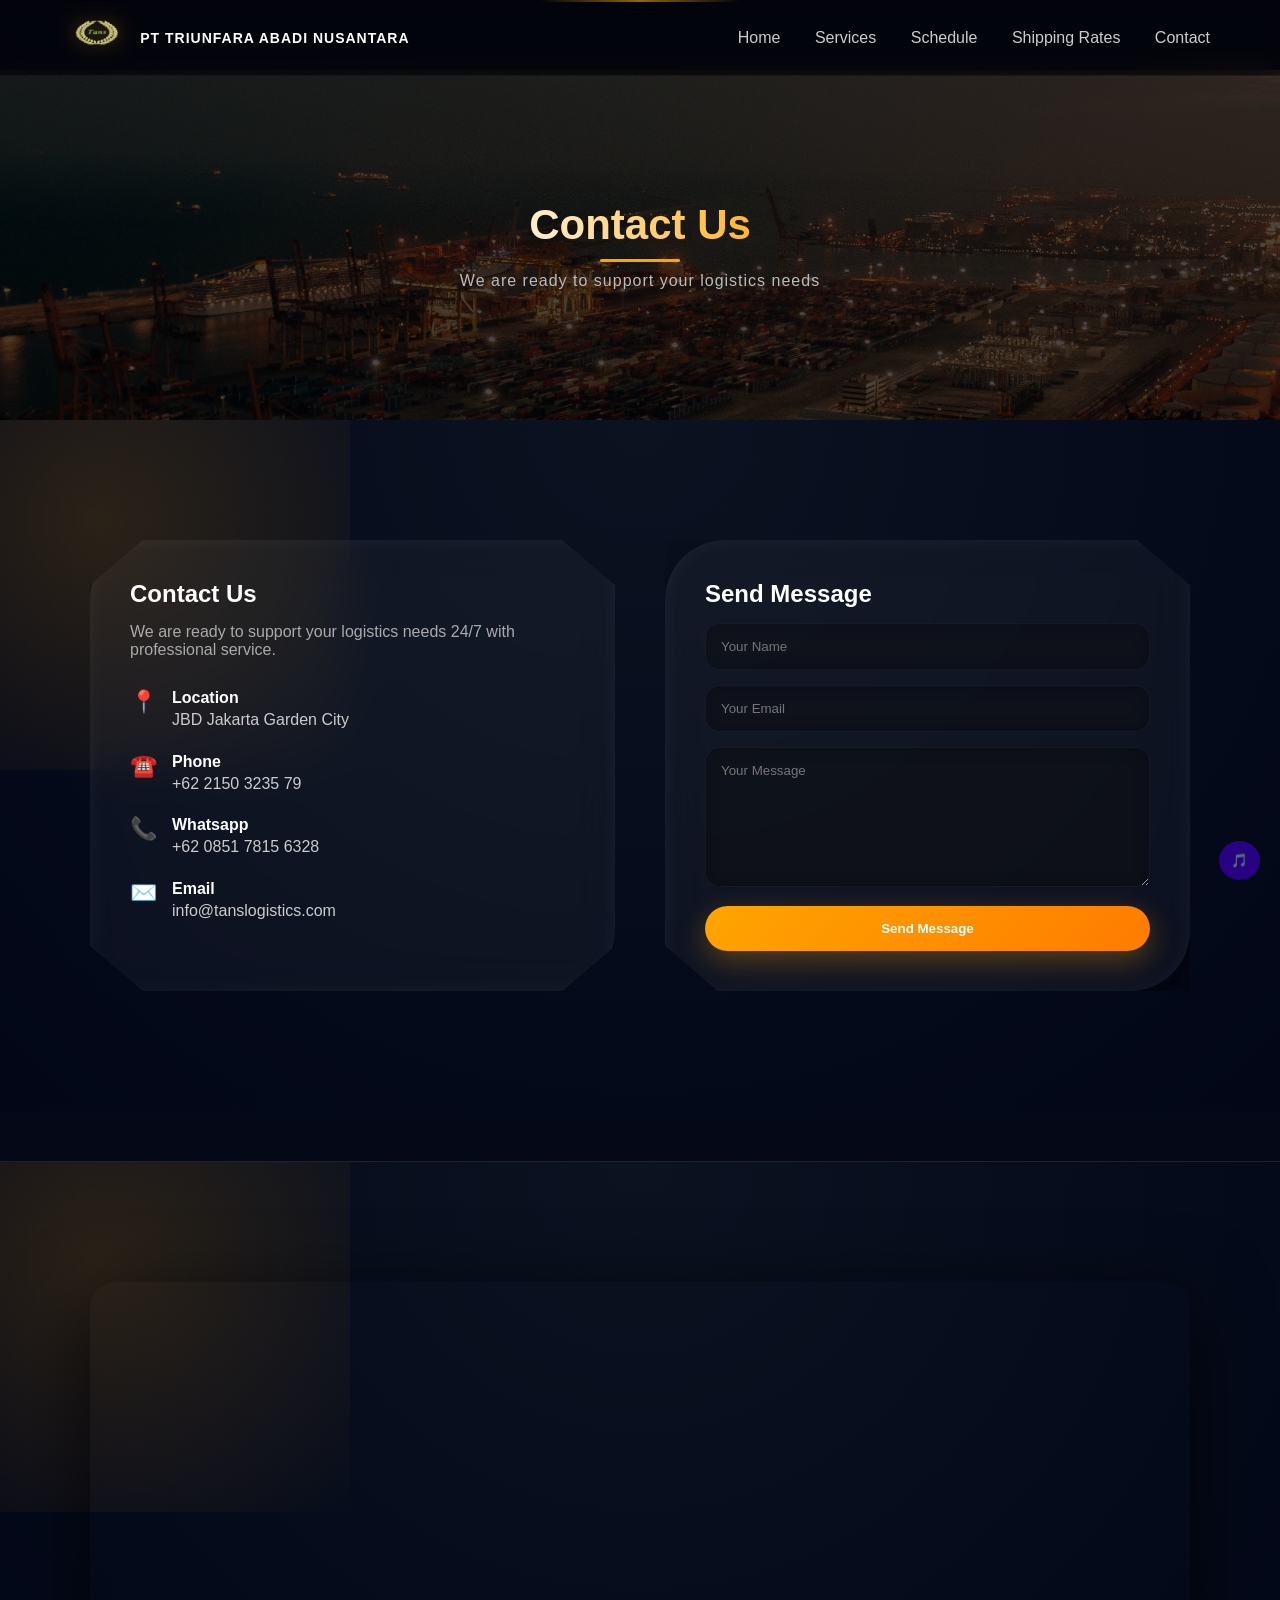
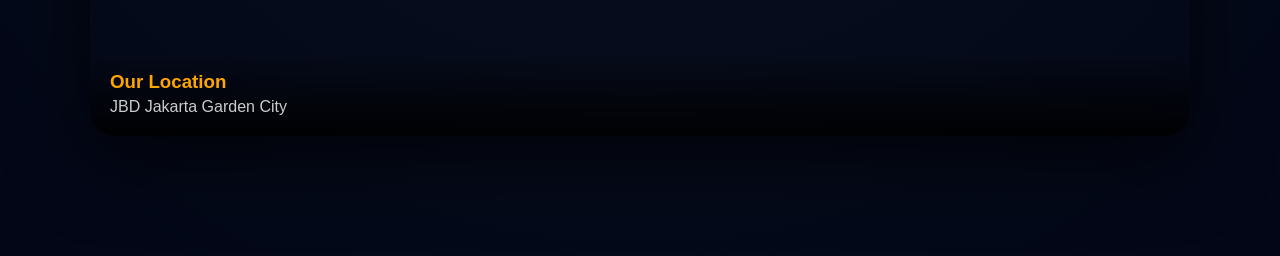
<file: contact.html>
<!DOCTYPE html>
<html lang="en">
<head>
<meta charset="UTF-8">
<meta name="viewport" content="width=device-width, initial-scale=1.0">
<title>Contact - PT Triunfara Abadi Nusantara</title>
<link rel="stylesheet" href="style.css">
</head>

<body>

<header id="navbar" class="ultra-navbar">
  <div class="nav">
    <div class="logo-area">
      <img src="pictures/logo.png">
      <h2>PT TRIUNFARA ABADI NUSANTARA</h2>
    </div>

    <div class="menu">
      <a href="index.html">Home</a>
      <a href="services.html">Services</a>
      <a href="schedule.html">Schedule</a>
      <a href="shipping_rates.html">Shipping Rates</a>
      <a href="contact.html">Contact</a>
    </div>

  </div>
</header>

<section class="page-hero premium-hero ultra-page-hero">
  <div>
    <h1>Contact Us</h1>
    <p>We are ready to support your logistics needs</p>
  </div>
</section>

<section class="contact-ultra">

  <div class="contact-container">

    <!-- LEFT INFO -->
    <div class="contact-info">
      <h2>Contact Us</h2>
      <p>We are ready to support your logistics needs 24/7 with professional service.</p>

      <div class="contact-item">
        <span>📍</span>
        <div>
          <h4>Location</h4>
          <p>JBD Jakarta Garden City</p>
        </div>
      </div>

      <div class="contact-item">
        <span>☎️</span>
        <div>
          <h4>Phone</h4>
          <p>+62 2150 3235 79</p>
        </div>
      </div>

      <div class="contact-item">
        <span>📞</span>
        <div>
          <h4>Whatsapp</h4>
          <p>+62 0851 7815 6328</p>
        </div>
      </div>

      <div class="contact-item">
        <span>✉️</span>
        <div>
          <h4>Email</h4>
          <p>info@tanslogistics.com</p>
        </div>
      </div>

    </div>

    <!-- RIGHT FORM -->
    <div class="contact-form">
      <h2>Send Message</h2>

      <form>
        <input type="text" placeholder="Your Name">
        <input type="email" placeholder="Your Email">
        <textarea placeholder="Your Message"></textarea>
        <button type="submit">Send Message</button>
      </form>
    </div>

  </div>

</section>

<!-- GOOGLE MAPS ULTRA PREMIUM -->
<section class="map-section ultra-map">

  <div class="map-wrapper">

    <!-- GLOW BACKGROUND -->
    <div class="map-glow"></div>

    <!-- MAP -->
    <iframe 
      src="https://www.google.com/maps?q=JBD%20Jakarta%20Garden%20City&output=embed"
      allowfullscreen="" 
      loading="lazy">
    </iframe>

    <!-- OVERLAY INFO -->
    <div class="map-overlay">
      <h3>Our Location</h3>
      <p>JBD Jakarta Garden City</p>
    </div>

  </div>

</section>

<audio id="bg-music" autoplay loop>
  <source src="music.mp3" type="audio/mpeg">
</audio>

<button id="music-btn">🎵</button>

<script src="script.js"></script>

</body>
</html>
</file>
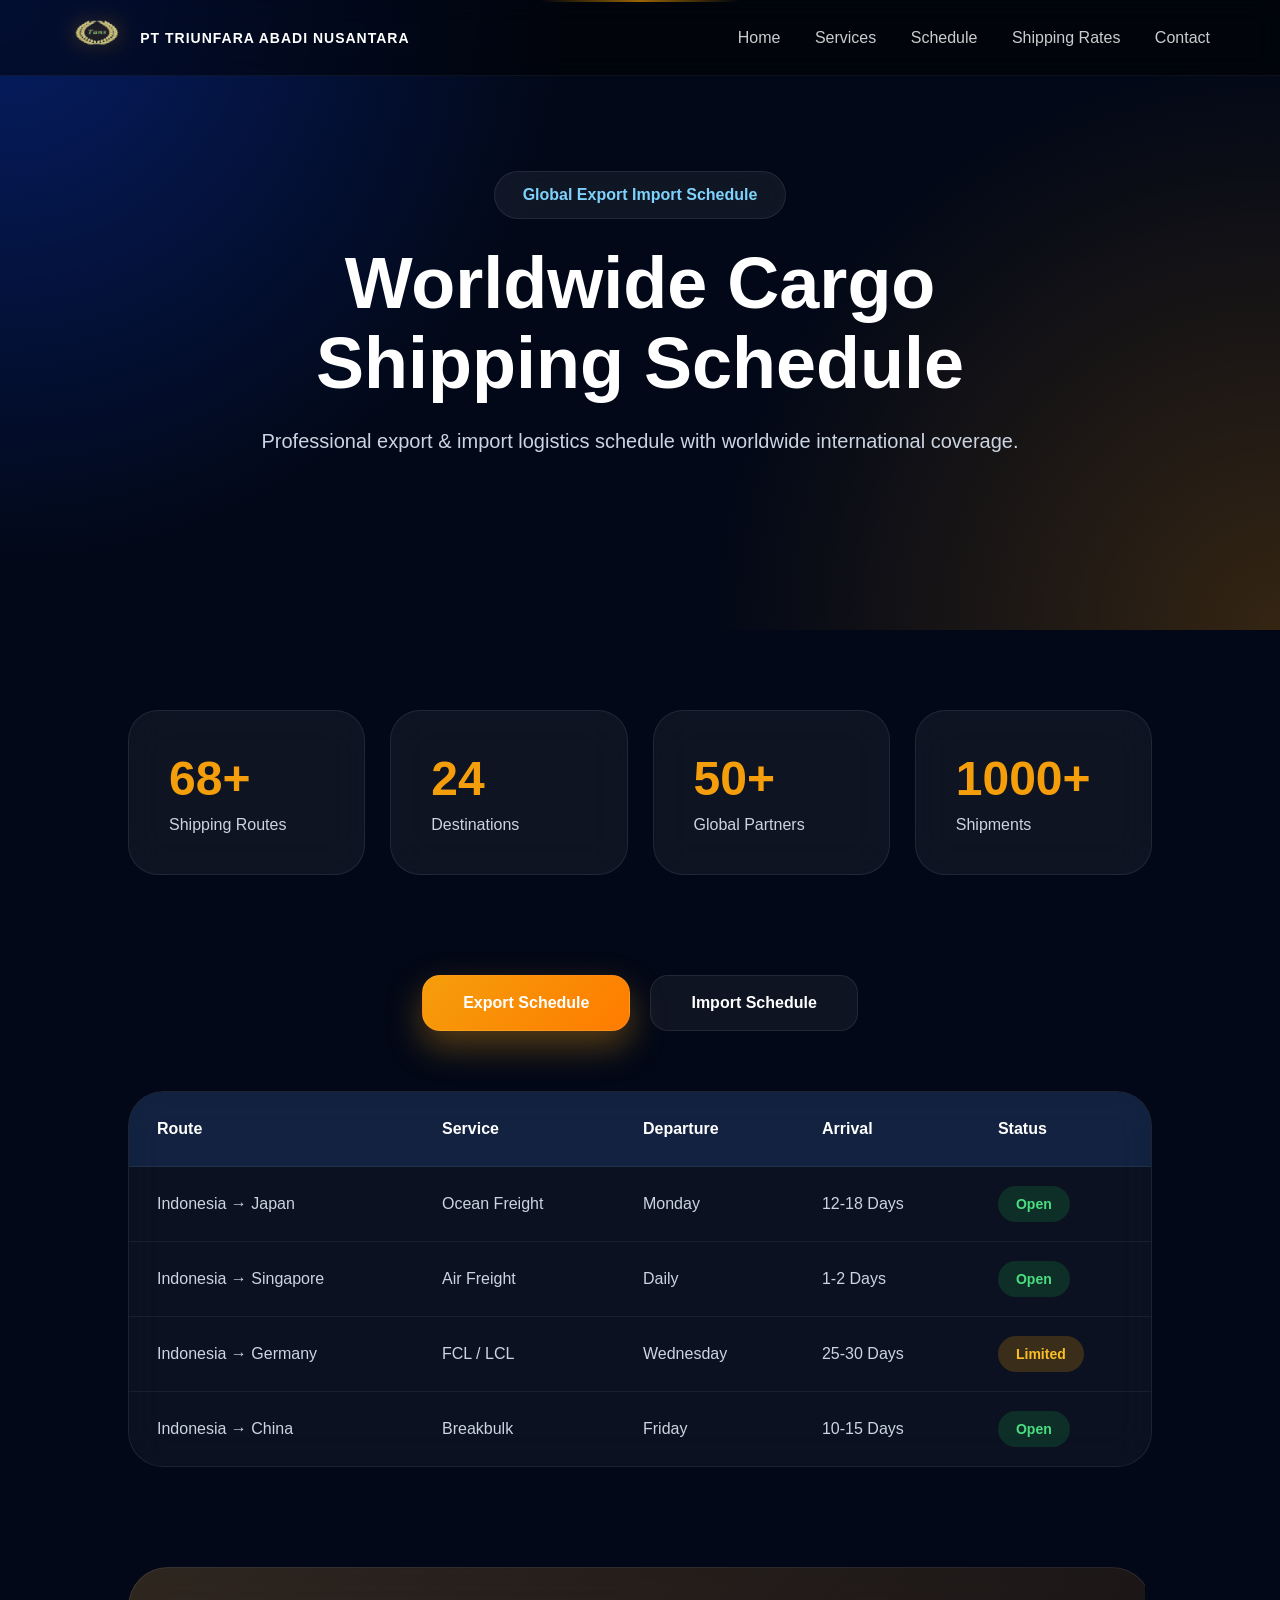
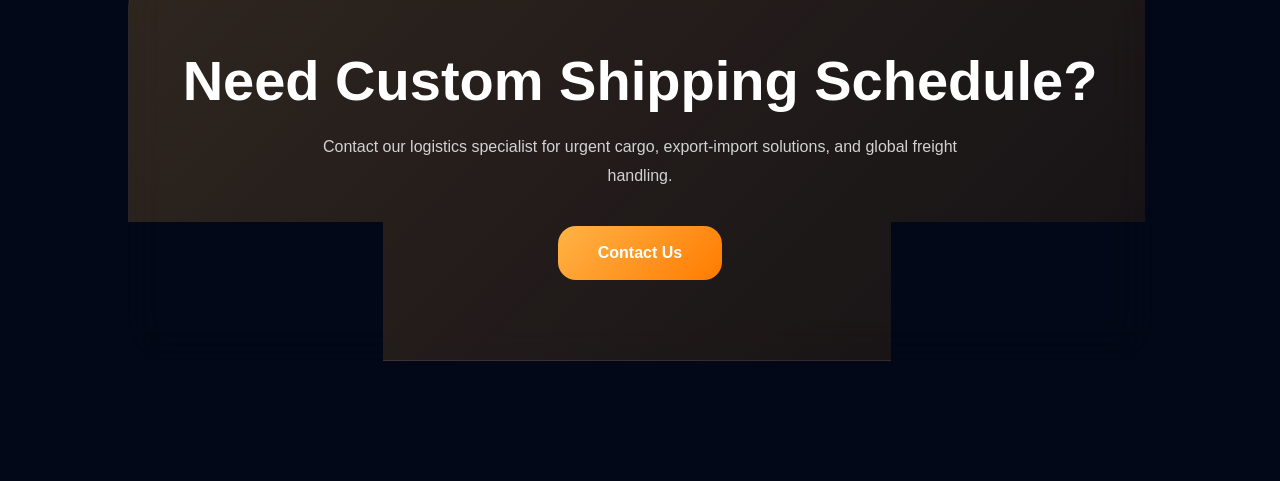
<file: schedule.html>
<!DOCTYPE html>
<html lang="en">
<head>
<meta charset="UTF-8">
<meta name="viewport" content="width=device-width, initial-scale=1.0">

<title>Schedule - PT Triunfara Abadi Nusantara</title>

<link rel="stylesheet" href="style.css">
</head>

<body>

<!-- NAVBAR -->
<header id="navbar" class="ultra-navbar">

  <div class="nav">

    <div class="logo-area">
      <img src="pictures/logo.png">

      <h2>PT TRIUNFARA ABADI NUSANTARA</h2>
    </div>

    <div class="menu">
      <a href="index.html">Home</a>
      <a href="services.html">Services</a>
      <a href="schedule.html">Schedule</a>
      <a href="shipping_rates.html">Shipping Rates</a>
      <a href="contact.html">Contact</a>
    </div>

  </div>

</header>

<!-- HERO -->
<section class="schedule-hero">

  <div class="schedule-hero-overlay">

    <div class="schedule-hero-content">

      <span class="schedule-badge">
        Global Export Import Schedule
      </span>

      <h1>
        Worldwide Cargo <br>
        Shipping Schedule
      </h1>

      <p>
        Professional export & import logistics schedule
        with worldwide international coverage.
      </p>

    </div>

  </div>

</section>

<!-- STATS -->
<section class="schedule-stats">

  <div class="stats-box">
    <h2>68+</h2>
    <p>Shipping Routes</p>
  </div>

  <div class="stats-box">
    <h2>24</h2>
    <p>Destinations</p>
  </div>

  <div class="stats-box">
    <h2>50+</h2>
    <p>Global Partners</p>
  </div>

  <div class="stats-box">
    <h2>1000+</h2>
    <p>Shipments</p>
  </div>

</section>

<!-- SELECTOR -->
<section class="schedule-selector">

  <div class="selector-container">

    <button class="schedule-tab active"
    onclick="showSchedule('export')">

      Export Schedule

    </button>

    <button class="schedule-tab"
    onclick="showSchedule('import')">

      Import Schedule

    </button>

  </div>

</section>

<!-- EXPORT -->
<section class="schedule-table-section"
id="exportSchedule">

  <div class="table-container">

    <table class="premium-table">

      <thead>

        <tr>
          <th>Route</th>
          <th>Service</th>
          <th>Departure</th>
          <th>Arrival</th>
          <th>Status</th>
        </tr>

      </thead>

      <tbody>

        <tr>
          <td>Indonesia → Japan</td>
          <td>Ocean Freight</td>
          <td>Monday</td>
          <td>12-18 Days</td>
          <td>
            <span class="status active">
              Open
            </span>
          </td>
        </tr>

        <tr>
          <td>Indonesia → Singapore</td>
          <td>Air Freight</td>
          <td>Daily</td>
          <td>1-2 Days</td>
          <td>
            <span class="status active">
              Open
            </span>
          </td>
        </tr>

        <tr>
          <td>Indonesia → Germany</td>
          <td>FCL / LCL</td>
          <td>Wednesday</td>
          <td>25-30 Days</td>
          <td>
            <span class="status pending">
              Limited
            </span>
          </td>
        </tr>

        <tr>
          <td>Indonesia → China</td>
          <td>Breakbulk</td>
          <td>Friday</td>
          <td>10-15 Days</td>
          <td>
            <span class="status active">
              Open
            </span>
          </td>
        </tr>

      </tbody>

    </table>

  </div>

</section>

<!-- IMPORT -->
<section class="schedule-table-section import-hidden"
id="importSchedule">

  <div class="table-container">

    <table class="premium-table">

      <thead>

        <tr>
          <th>Route</th>
          <th>Service</th>
          <th>Departure</th>
          <th>Arrival</th>
          <th>Status</th>
        </tr>

      </thead>

      <tbody>

        <tr>
          <td>Japan → Indonesia</td>
          <td>Ocean Freight</td>
          <td>Tuesday</td>
          <td>14-20 Days</td>
          <td>
            <span class="status active">
              Open
            </span>
          </td>
        </tr>

        <tr>
          <td>Singapore → Indonesia</td>
          <td>Air Freight</td>
          <td>Daily</td>
          <td>1-3 Days</td>
          <td>
            <span class="status active">
              Open
            </span>
          </td>
        </tr>

        <tr>
          <td>Germany → Indonesia</td>
          <td>Consolidator</td>
          <td>Thursday</td>
          <td>28-35 Days</td>
          <td>
            <span class="status pending">
              Limited
            </span>
          </td>
        </tr>

        <tr>
          <td>China → Indonesia</td>
          <td>Breakbulk</td>
          <td>Saturday</td>
          <td>9-14 Days</td>
          <td>
            <span class="status active">
              Open
            </span>
          </td>
        </tr>

      </tbody>

    </table>

  </div>

</section>

<!-- CTA -->
<section class="schedule-cta">

  <div class="cta-box">

    <h2>
      Need Custom Shipping Schedule?
    </h2>

    <p>
      Contact our logistics specialist for urgent cargo,
      export-import solutions, and global freight handling.
    </p>

    <a href="contact.html"
    class="cta-btn">

      Contact Us

    </a>

  </div>

</section>

<script src="script.js"></script>

</body>
</html>
</file>
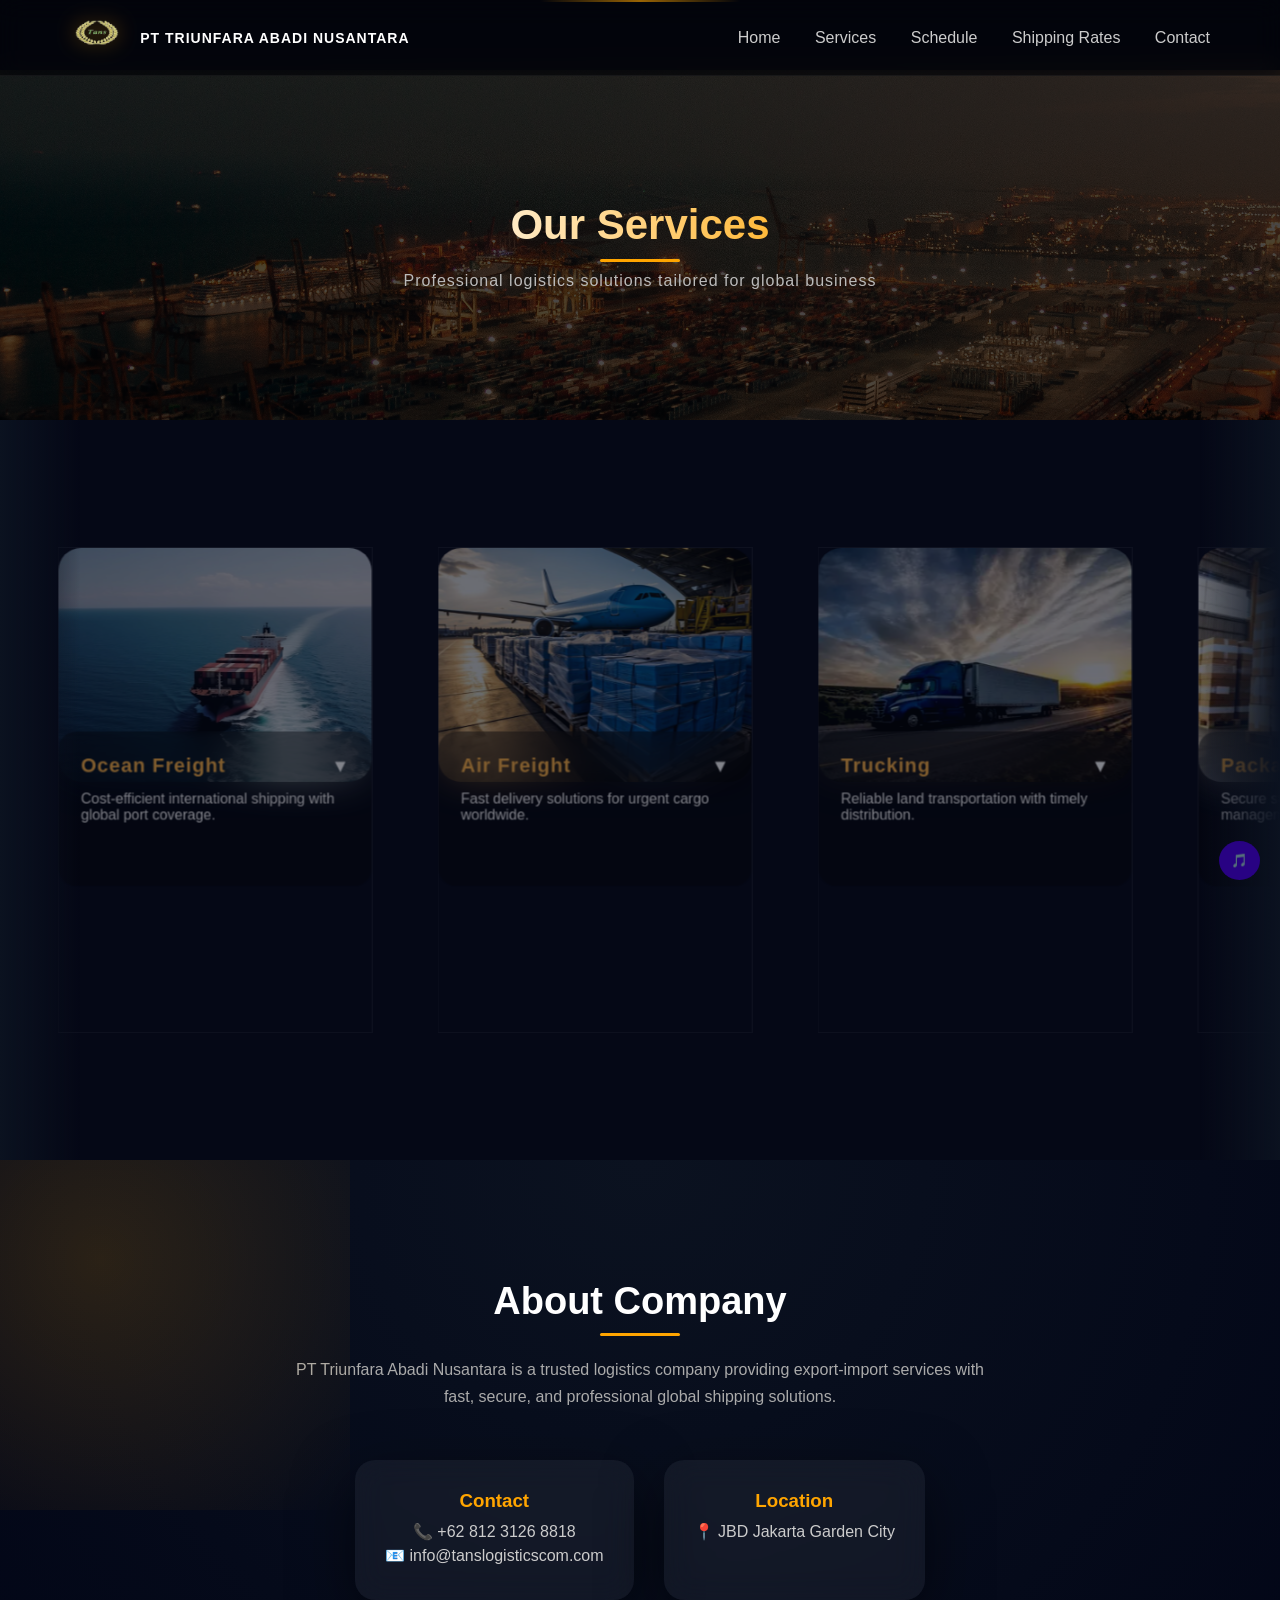
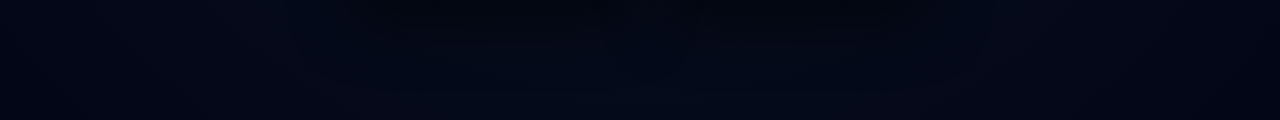
<file: services.html>
<!DOCTYPE html>
<html lang="en">
<head>
<meta charset="UTF-8">
<meta name="viewport" content="width=device-width, initial-scale=1.0">
<title>Services - PT Triunfara Abadi Nusantara</title>
<link rel="stylesheet" href="style.css">
</head>

<body>

<header id="navbar" class="ultra-navbar">
  <div class="nav">
    <div class="logo-area">
      <img src="pictures/logo.png">
      <h2>PT TRIUNFARA ABADI NUSANTARA</h2>
    </div>

    <div class="menu">
      <a href="index.html">Home</a>
      <a href="services.html">Services</a>
      <a href="schedule.html">Schedule</a>
      <a href="shipping_rates.html">Shipping Rates</a>
      <a href="contact.html">Contact</a>
    </div>

  </div>
</header>

<section class="page-hero premium-hero ultra-page-hero">
  <div>
    <h1>Our Services</h1>
    <p>Professional logistics solutions tailored for global business</p>
  </div>
</section>

<section class="services-modern">

<!-- OCEAN -->
<div class="service-card">
  <img src="pictures/ocean_freight.jpg">
  <div class="content">
    <div class="title-row">
      <h3>Ocean Freight</h3>
      <span class="arrow">▼</span>
    </div>
    <p>Cost-efficient international shipping with global port coverage.</p>

    <div class="service-detail">
      <p>
      Ocean freight is one of the most reliable and cost-effective solutions for international shipping,
      especially for large-scale cargo and bulk shipments. This method is ideal for businesses that need
      to transport goods across continents with lower transportation costs compared to air freight.
      We provide both Full Container Load (FCL) and Less Container Load (LCL) options, allowing flexibility
      depending on shipment size and volume. With strong global port networks, efficient customs handling,
      and secure cargo management, we ensure that your goods are delivered safely and on schedule.
      </p>
    </div>
  </div>
</div>

<!-- AIR -->
<div class="service-card">
  <img src="pictures/air_freight.jpg">
  <div class="content">
    <div class="title-row">
      <h3>Air Freight</h3>
      <span class="arrow">▼</span>
    </div>
    <p>Fast delivery solutions for urgent cargo worldwide.</p>

    <div class="service-detail">
      <p>
      Air freight is the fastest shipping method available for international logistics,
      making it the best choice for urgent, time-sensitive, or high-value goods.
      With advanced real-time tracking systems and strict security protocols,
      your cargo is monitored throughout the entire journey. Our air freight services
      are supported by trusted airline partners, ensuring fast transit times,
      reliable scheduling, and global coverage to major destinations worldwide.
      </p>
    </div>
  </div>
</div>

<!-- TRUCK -->
<div class="service-card">
  <img src="pictures/trucking_freight.jpg">
  <div class="content">
    <div class="title-row">
      <h3>Trucking</h3>
      <span class="arrow">▼</span>
    </div>
    <p>Reliable land transportation with timely distribution.</p>

    <div class="service-detail">
      <p>
      Trucking plays a crucial role in domestic and regional logistics,
      providing flexible and efficient land transportation solutions.
      Our trucking services offer door-to-door delivery with reliable scheduling
      and professional handling of goods. Equipped with a modern fleet and experienced drivers,
      we ensure safe, timely, and efficient delivery across cities and regions.
      Real-time tracking systems also provide full visibility of your shipment at all times.
      </p>
    </div>
  </div>
</div>

<!-- STORAGE -->
<div class="service-card">
  <img src="pictures/packaging_storage.jpg">
  <div class="content">
    <div class="title-row">
      <h3>Packaging & Storage</h3>
      <span class="arrow">▼</span>
    </div>
    <p>Secure storage and inventory management.</p>

    <div class="service-detail">
      <p>
      Proper packaging and storage are essential to maintain the quality and safety of goods.
      Our warehouse facilities are equipped with modern storage systems, advanced inventory management,
      and high-level security monitoring. We provide professional handling, packaging, and storage services
      to ensure that all items are protected from damage during storage and transportation.
      This service is ideal for businesses requiring organized and secure logistics management.
      </p>
    </div>
  </div>
</div>

<!-- FCL -->
<div class="service-card">
  <img src="pictures/FCL_LCL.jpg">
  <div class="content">
    <div class="title-row">
      <h3>FCL / LCL</h3>
      <span class="arrow">▼</span>
    </div>
    <p>Flexible container shipping solutions.</p>

    <div class="service-detail">
      <p>
      FCL (Full Container Load) is designed for businesses that require an entire container
      for their shipment, offering maximum security and faster delivery times.
      Meanwhile, LCL (Less Container Load) allows multiple shipments from different clients
      to share container space, making it a more cost-efficient option for smaller cargo volumes.
      Both options provide flexibility and efficiency, helping businesses optimize their shipping strategy.
      </p>
    </div>
  </div>
</div>

<!-- CONSOLIDATOR -->
<div class="service-card">
  <img src="pictures/consolidator.jpg">
  <div class="content">
    <div class="title-row">
      <h3>Consolidator</h3>
      <span class="arrow">▼</span>
    </div>
    <p>Optimize cargo cost.</p>

    <div class="service-detail">
      <p>
      Consolidation services combine multiple shipments into a single container,
      allowing businesses to significantly reduce shipping costs.
      This solution is highly beneficial for small to medium-sized businesses
      that do not require full container capacity. By optimizing space usage and logistics efficiency,
      we ensure cost savings while maintaining reliable delivery schedules and cargo safety.
      </p>
    </div>
  </div>
</div>

<!-- DANGEROUS -->
<div class="service-card">
  <img src="pictures/dangerous_goods.jpg">
  <div class="content">
    <div class="title-row">
      <h3>Dangerous Goods</h3>
      <span class="arrow">▼</span>
    </div>
    <p>Handled with safety compliance.</p>

    <div class="service-detail">
      <p>
      Dangerous goods require specialized handling, packaging, and strict compliance
      with international safety regulations. Our trained professionals ensure that all hazardous materials
      are managed safely throughout the transportation process. We follow global standards
      to minimize risks to people, property, and the environment, while ensuring secure and compliant delivery.
      </p>
    </div>
  </div>
</div>

<!-- BREAKBULK -->
<div class="service-card">
  <img src="pictures/breakbulk.jpg">
  <div class="content">
    <div class="title-row">
      <h3>Breakbulk Cargo</h3>
      <span class="arrow">▼</span>
    </div>
    <p>Specialized handling for oversized cargo.</p>

    <div class="service-detail">
      <p>
      Breakbulk cargo refers to goods that are too large or heavy to be transported
      in standard containers, such as machinery, industrial equipment, and project cargo.
      Our breakbulk services provide specialized handling, secure loading and unloading,
      and careful transportation planning to ensure safety and efficiency.
      With experienced logistics teams and proper equipment, we ensure your oversized cargo
      is delivered reliably across international routes.
      </p>
    </div>
  </div>
</div>

<!-- COURIER -->
<div class="service-card">

  <img src="pictures/Courier.jpg" alt="Courier">

  <div class="content">

    <div class="title-row">
      <h3>Courier</h3>
      <span class="arrow">▼</span>
    </div>

    <p>
      Fast and secure export-import courier delivery solutions.
    </p>

    <div class="service-detail">

      <p>
      Courier services provide fast, secure, and reliable delivery
      solutions for export and import shipments across domestic and
      international destinations. This service is ideal for documents,
      parcels, commercial goods, and urgent cargo requiring efficient
      transportation and timely delivery.
      </p>

      <p>
      Our courier solutions include real-time shipment tracking,
      customs clearance assistance, professional cargo handling,
      and door-to-door delivery support to ensure smooth logistics
      operations worldwide.
      </p>
    </div>
  </div>
</div>
</section>

<section class="about">
  <h2 class="section-title">About Company</h2>

  <p class="about-text">
    PT Triunfara Abadi Nusantara is a trusted logistics company providing export-import 
    services with fast, secure, and professional global shipping solutions.
  </p>

  <div class="about-detail">

    <div class="about-box">
      <h3>Contact</h3>
      <p>📞 +62 812 3126 8818</p>
      <p>📧 info@tanslogisticscom.com</p>
    </div>

    <div class="about-box">
      <h3>Location</h3>
      <p>📍 JBD Jakarta Garden City</p>
    </div>

  </div>
</section>

<audio id="bg-music" autoplay loop>
  <source src="music.mp3">
</audio>

<button id="music-btn">🎵</button>

<script src="script.js"></script>

</body>
</html>
</file>
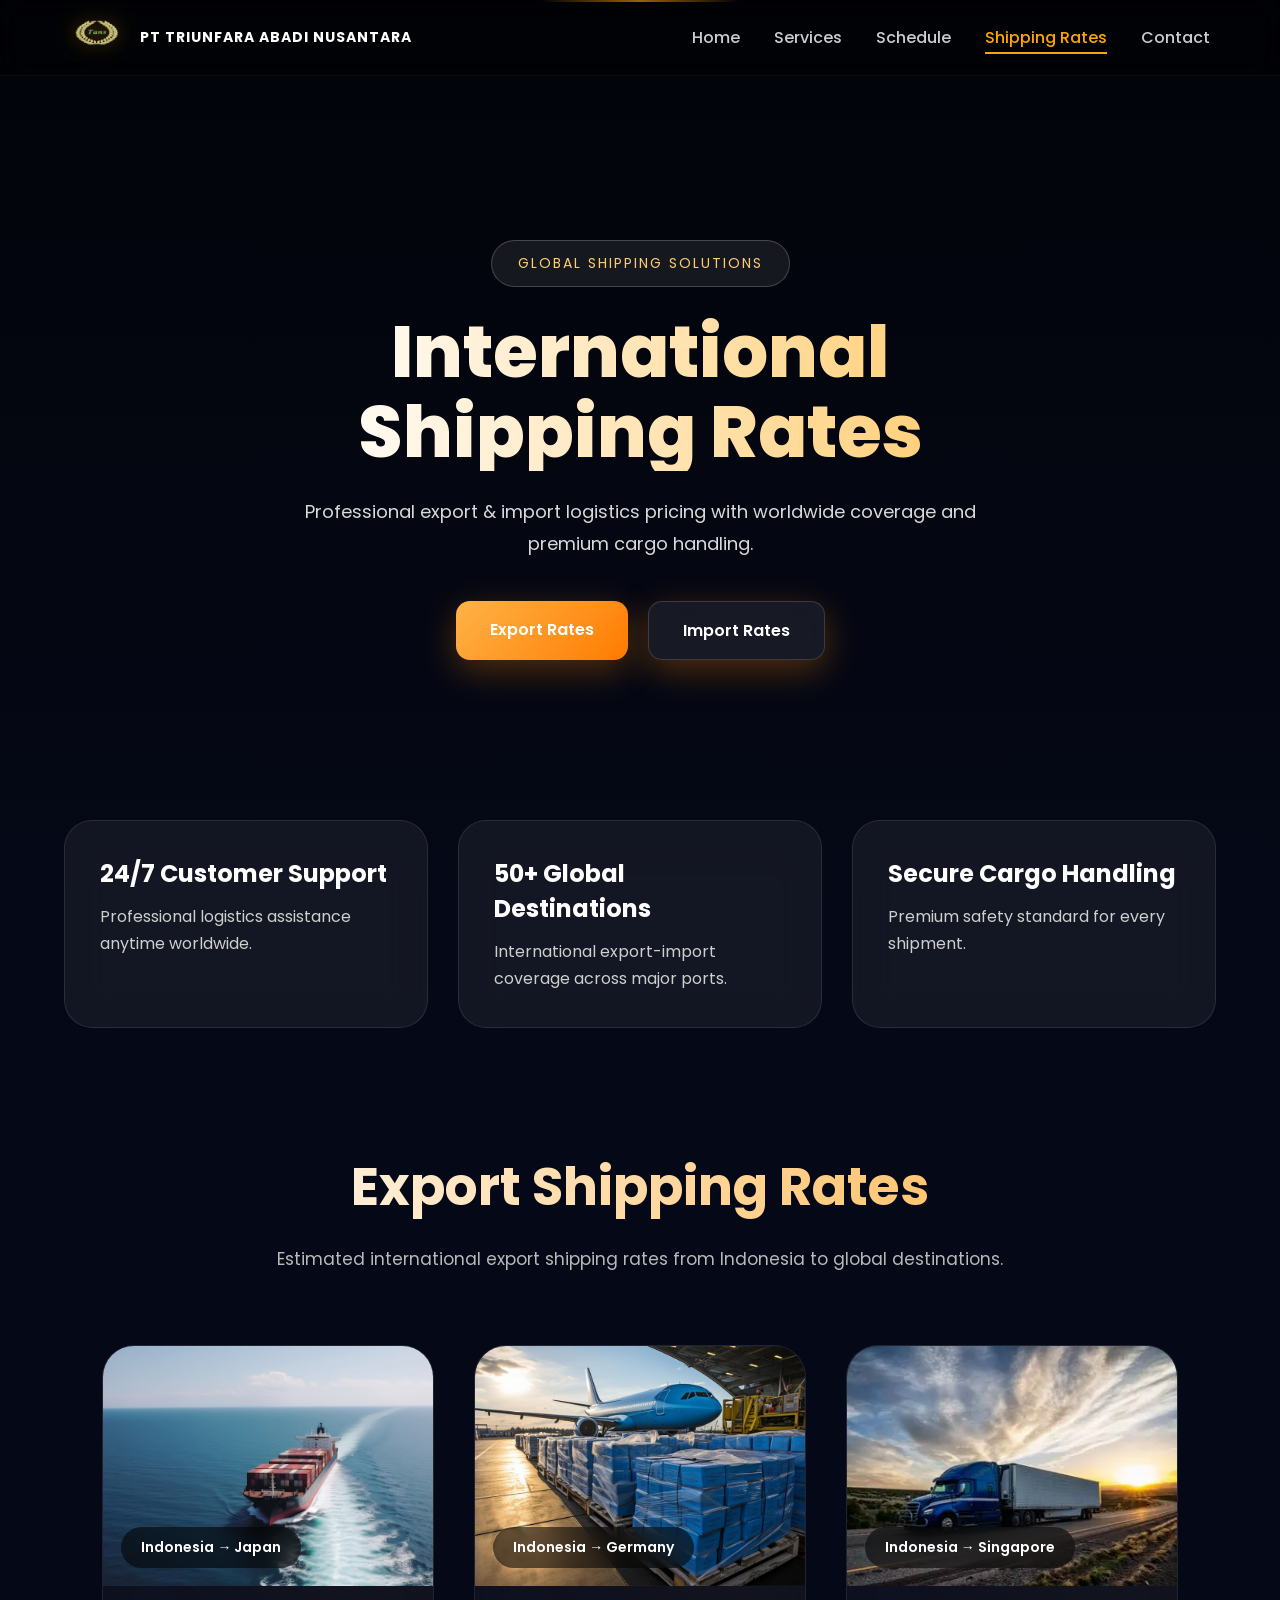
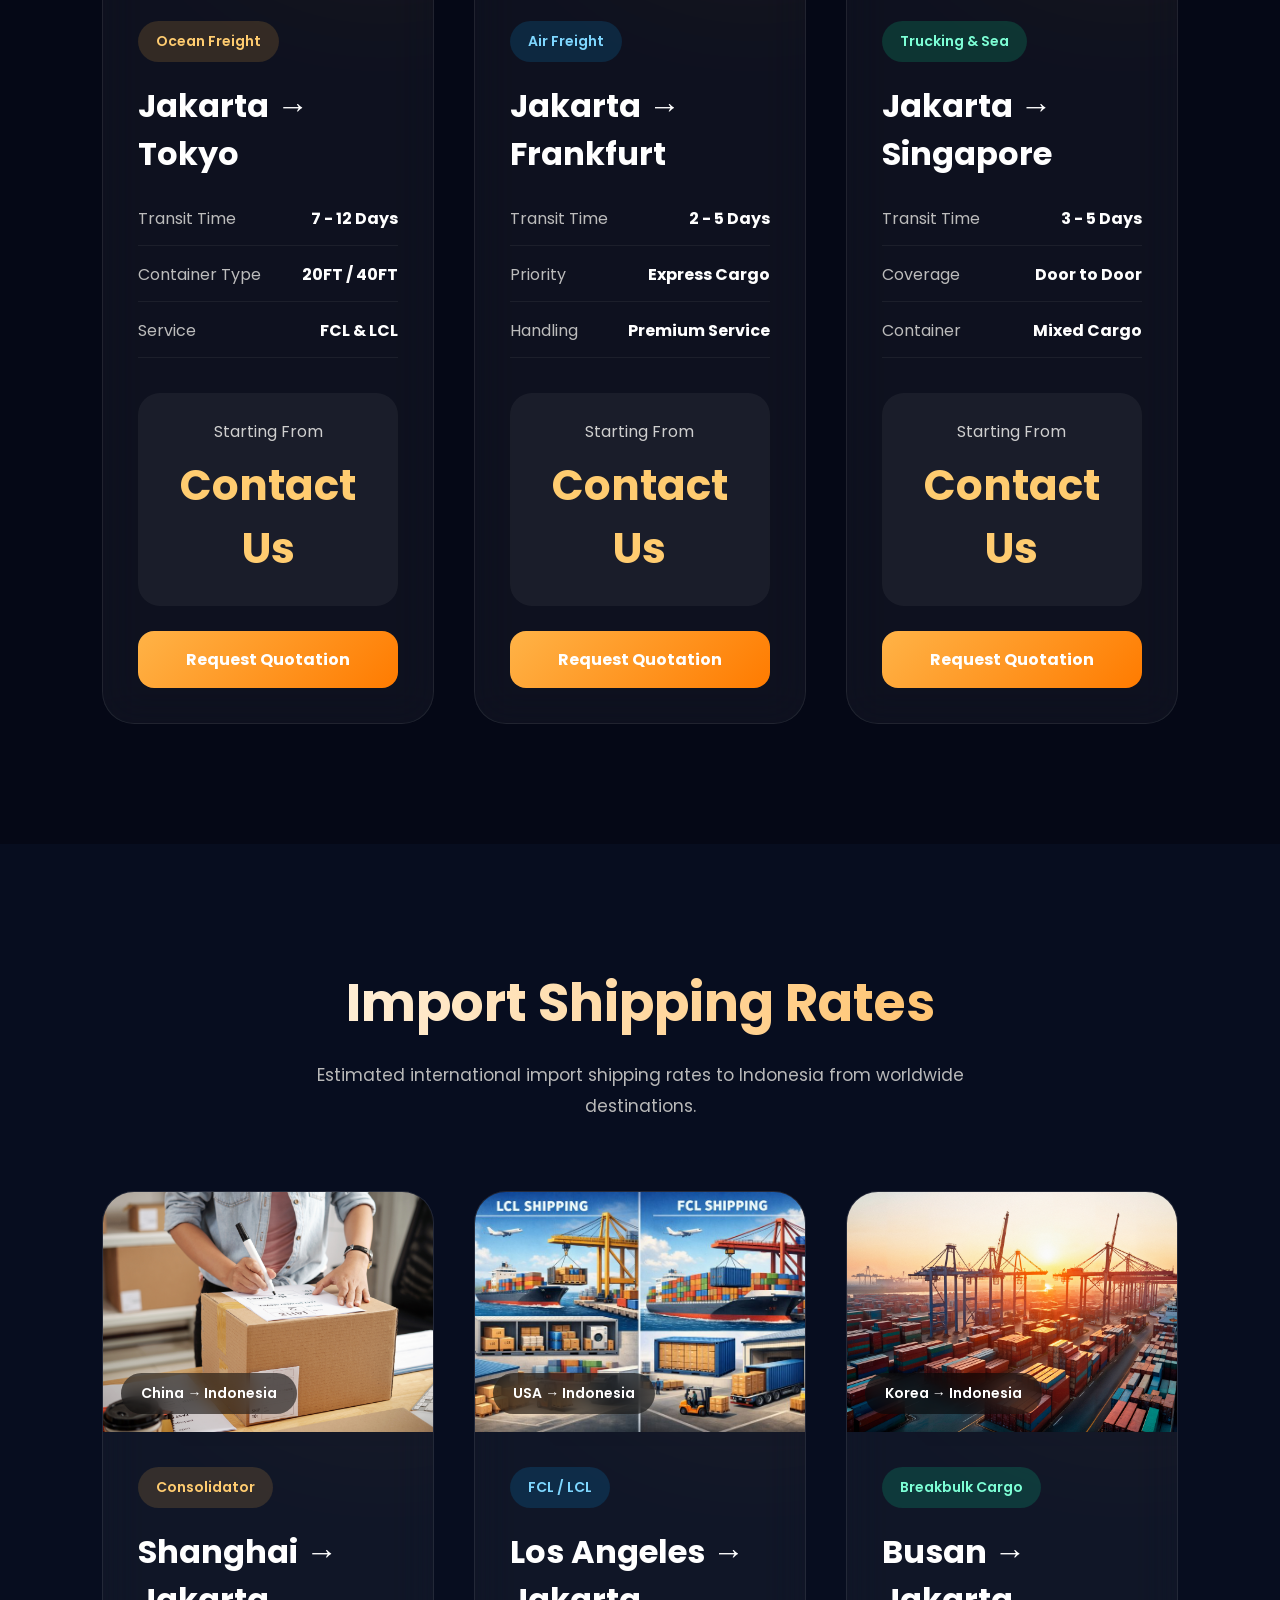
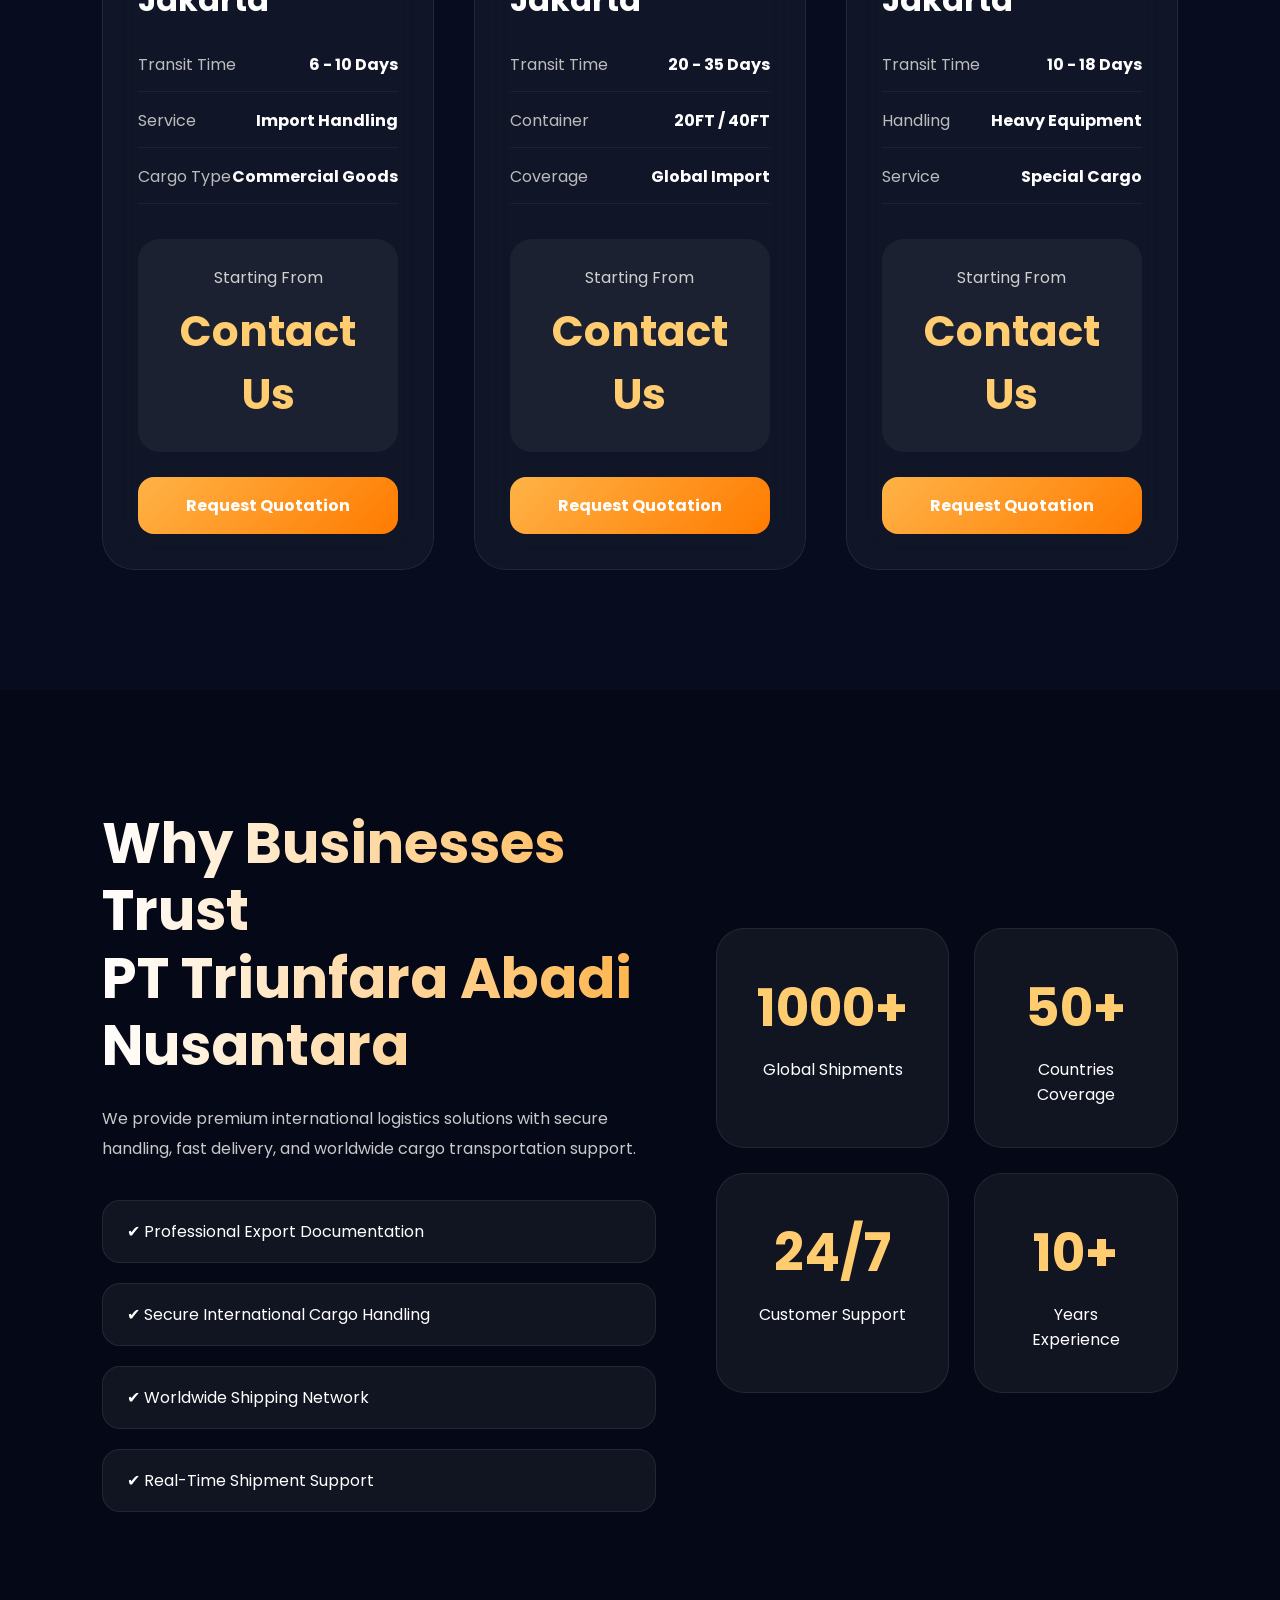
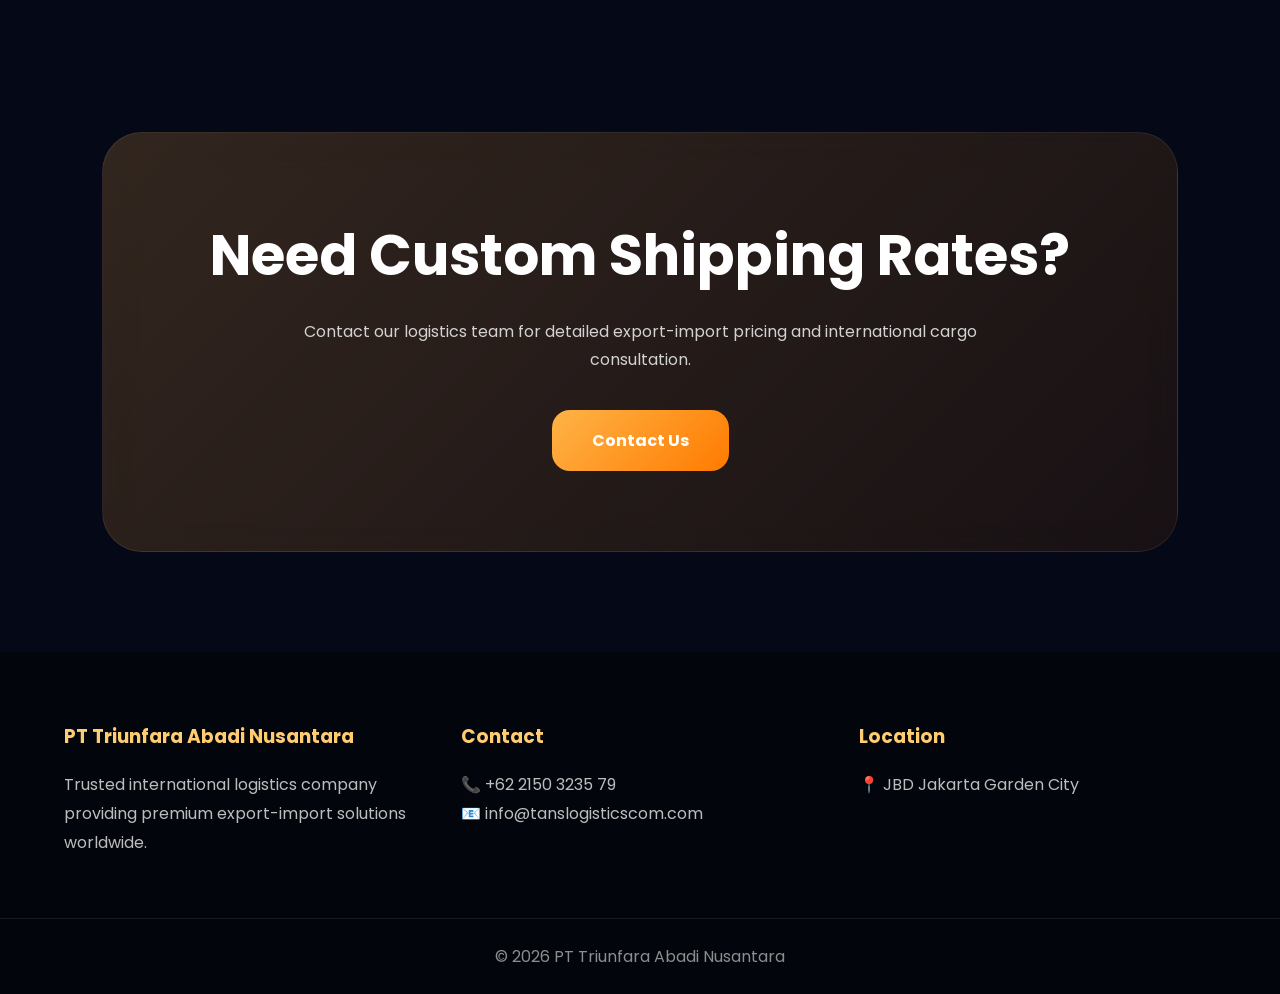
<file: shipping_rates.html>
<!DOCTYPE html>
<html lang="en">
<head>
<meta charset="UTF-8">
<meta name="viewport" content="width=device-width, initial-scale=1.0">

<title>Shipping Rates - PT Triunfara Abadi Nusantara</title>

<link rel="stylesheet" href="style.css">
<link rel="preconnect" href="https://fonts.googleapis.com">
<link href="https://fonts.googleapis.com/css2?family=Poppins:wght@300;400;500;600;700;800&display=swap" rel="stylesheet">

</head>

<body>

<!-- NAVBAR -->
<header id="navbar" class="ultra-navbar">
  <div class="nav">

    <div class="logo-area">
      <img src="pictures/logo.png">
      <h2>PT TRIUNFARA ABADI NUSANTARA</h2>
    </div>

    <div class="menu">
      <a href="index.html">Home</a>
      <a href="services.html">Services</a>
      <a href="schedule.html">Schedule</a>
      <a class="active">Shipping Rates</a>
      <a href="contact.html">Contact</a>
    </div>

  </div>
</header>

<!-- HERO -->
<section class="rates-hero">

  <video autoplay muted loop class="rates-video">
    <source src="videos/port.mp4" type="video/mp4">
  </video>

  <div class="rates-overlay">

    <div class="rates-hero-content">

      <span class="premium-badge">
        GLOBAL SHIPPING SOLUTIONS
      </span>

      <h1>
        International <br>
        Shipping Rates
      </h1>

      <p>
        Professional export & import logistics pricing
        with worldwide coverage and premium cargo handling.
      </p>

      <div class="hero-buttons">
        <a href="#export-rates" class="hero-btn">
          Export Rates
        </a>

        <a href="#import-rates" class="hero-btn secondary-btn">
          Import Rates
        </a>
      </div>

    </div>

  </div>

</section>

<!-- COMPANY INFO -->
<section class="company-info">

  <div class="company-box">
    <h3>24/7 Customer Support</h3>
    <p>Professional logistics assistance anytime worldwide.</p>
  </div>

  <div class="company-box">
    <h3>50+ Global Destinations</h3>
    <p>International export-import coverage across major ports.</p>
  </div>

  <div class="company-box">
    <h3>Secure Cargo Handling</h3>
    <p>Premium safety standard for every shipment.</p>
  </div>

</section>

<!-- EXPORT RATES -->
<section class="rates-section" id="export-rates">

  <div class="section-header">
    <h2>Export Shipping Rates</h2>
    <p>
      Estimated international export shipping rates from Indonesia
      to global destinations.
    </p>
  </div>

  <div class="rates-grid">

    <!-- CARD -->
    <div class="rate-card">

      <div class="rate-glow"></div>

      <div class="rate-image">
        <img src="pictures/ocean_freight.jpg">
        <div class="route-badge">
          Indonesia → Japan
        </div>
      </div>

      <div class="rate-content">

        <div class="transport-type">
          Ocean Freight
        </div>

        <h3>Jakarta → Tokyo</h3>

        <div class="rate-detail">
          <span>Transit Time</span>
          <b>7 - 12 Days</b>
        </div>

        <div class="rate-detail">
          <span>Container Type</span>
          <b>20FT / 40FT</b>
        </div>

        <div class="rate-detail">
          <span>Service</span>
          <b>FCL & LCL</b>
        </div>

        <div class="price-box">
          Starting From
          <h2>Contact Us</h2>
        </div>

        <a href="contact.html" class="quote-btn">
          Request Quotation
        </a>

      </div>

    </div>

    <!-- CARD -->
    <div class="rate-card">

      <div class="rate-glow"></div>

      <div class="rate-image">
        <img src="pictures/air_freight.jpg">
        <div class="route-badge">
          Indonesia → Germany
        </div>
      </div>

      <div class="rate-content">

        <div class="transport-type air">
          Air Freight
        </div>

        <h3>Jakarta → Frankfurt</h3>

        <div class="rate-detail">
          <span>Transit Time</span>
          <b>2 - 5 Days</b>
        </div>

        <div class="rate-detail">
          <span>Priority</span>
          <b>Express Cargo</b>
        </div>

        <div class="rate-detail">
          <span>Handling</span>
          <b>Premium Service</b>
        </div>

        <div class="price-box">
          Starting From
          <h2>Contact Us</h2>
        </div>

        <a href="contact.html" class="quote-btn">
          Request Quotation
        </a>

      </div>

    </div>

    <!-- CARD -->
    <div class="rate-card">

      <div class="rate-glow"></div>

      <div class="rate-image">
        <img src="pictures/trucking_freight.jpg">
        <div class="route-badge">
          Indonesia → Singapore
        </div>
      </div>

      <div class="rate-content">

        <div class="transport-type trucking">
          Trucking & Sea
        </div>

        <h3>Jakarta → Singapore</h3>

        <div class="rate-detail">
          <span>Transit Time</span>
          <b>3 - 5 Days</b>
        </div>

        <div class="rate-detail">
          <span>Coverage</span>
          <b>Door to Door</b>
        </div>

        <div class="rate-detail">
          <span>Container</span>
          <b>Mixed Cargo</b>
        </div>

        <div class="price-box">
          Starting From
          <h2>Contact Us</h2>
        </div>

        <a href="contact.html" class="quote-btn">
          Request Quotation
        </a>

      </div>

    </div>

  </div>

</section>

<!-- IMPORT RATES -->
<section class="rates-section dark-rates" id="import-rates">

  <div class="section-header">
    <h2>Import Shipping Rates</h2>
    <p>
      Estimated international import shipping rates
      to Indonesia from worldwide destinations.
    </p>
  </div>

  <div class="rates-grid">

    <!-- CARD -->
    <div class="rate-card">

      <div class="rate-glow"></div>

      <div class="rate-image">
        <img src="pictures/consolidator.jpg">
        <div class="route-badge">
          China → Indonesia
        </div>
      </div>

      <div class="rate-content">

        <div class="transport-type">
          Consolidator
        </div>

        <h3>Shanghai → Jakarta</h3>

        <div class="rate-detail">
          <span>Transit Time</span>
          <b>6 - 10 Days</b>
        </div>

        <div class="rate-detail">
          <span>Service</span>
          <b>Import Handling</b>
        </div>

        <div class="rate-detail">
          <span>Cargo Type</span>
          <b>Commercial Goods</b>
        </div>

        <div class="price-box">
          Starting From
          <h2>Contact Us</h2>
        </div>

        <a href="contact.html" class="quote-btn">
          Request Quotation
        </a>

      </div>

    </div>

    <!-- CARD -->
    <div class="rate-card">

      <div class="rate-glow"></div>

      <div class="rate-image">
        <img src="pictures/FCL_LCL.jpg">
        <div class="route-badge">
          USA → Indonesia
        </div>
      </div>

      <div class="rate-content">

        <div class="transport-type air">
          FCL / LCL
        </div>

        <h3>Los Angeles → Jakarta</h3>

        <div class="rate-detail">
          <span>Transit Time</span>
          <b>20 - 35 Days</b>
        </div>

        <div class="rate-detail">
          <span>Container</span>
          <b>20FT / 40FT</b>
        </div>

        <div class="rate-detail">
          <span>Coverage</span>
          <b>Global Import</b>
        </div>

        <div class="price-box">
          Starting From
          <h2>Contact Us</h2>
        </div>

        <a href="contact.html" class="quote-btn">
          Request Quotation
        </a>

      </div>

    </div>

    <!-- CARD -->
    <div class="rate-card">

      <div class="rate-glow"></div>

      <div class="rate-image">
        <img src="pictures/breakbulk.jpg">
        <div class="route-badge">
          Korea → Indonesia
        </div>
      </div>

      <div class="rate-content">

        <div class="transport-type trucking">
          Breakbulk Cargo
        </div>

        <h3>Busan → Jakarta</h3>

        <div class="rate-detail">
          <span>Transit Time</span>
          <b>10 - 18 Days</b>
        </div>

        <div class="rate-detail">
          <span>Handling</span>
          <b>Heavy Equipment</b>
        </div>

        <div class="rate-detail">
          <span>Service</span>
          <b>Special Cargo</b>
        </div>

        <div class="price-box">
          Starting From
          <h2>Contact Us</h2>
        </div>

        <a href="contact.html" class="quote-btn">
          Request Quotation
        </a>

      </div>

    </div>

  </div>

</section>

<!-- EXTRA SECTION -->
<section class="extra-services">

  <div class="extra-left">
    <h2>
      Why Businesses Trust <br>
      PT Triunfara Abadi Nusantara
    </h2>

    <p>
      We provide premium international logistics solutions
      with secure handling, fast delivery, and worldwide
      cargo transportation support.
    </p>

    <div class="extra-features">

      <div class="feature-item">
        ✔ Professional Export Documentation
      </div>

      <div class="feature-item">
        ✔ Secure International Cargo Handling
      </div>

      <div class="feature-item">
        ✔ Worldwide Shipping Network
      </div>

      <div class="feature-item">
        ✔ Real-Time Shipment Support
      </div>

    </div>

  </div>

  <div class="extra-right">

    <div class="stat-card">
      <h1>1000+</h1>
      <p>Global Shipments</p>
    </div>

    <div class="stat-card">
      <h1>50+</h1>
      <p>Countries Coverage</p>
    </div>

    <div class="stat-card">
      <h1>24/7</h1>
      <p>Customer Support</p>
    </div>

    <div class="stat-card">
      <h1>10+</h1>
      <p>Years Experience</p>
    </div>

  </div>

</section>

<!-- CONTACT CTA -->
<section class="cta-section">

  <div class="cta-box">

    <h2>
      Need Custom Shipping Rates?
    </h2>

    <p>
      Contact our logistics team for detailed export-import pricing
      and international cargo consultation.
    </p>

    <a href="contact.html" class="cta-btn">
      Contact Us
    </a>

  </div>

</section>

<!-- FOOTER -->
<footer class="premium-footer">

  <div class="footer-content">

    <div class="footer-box">
      <h3>PT Triunfara Abadi Nusantara</h3>
      <p>
        Trusted international logistics company
        providing premium export-import solutions worldwide.
      </p>
    </div>

    <div class="footer-box">
      <h3>Contact</h3>
      <p>📞 +62 2150 3235 79</p>
      <p>📧 info@tanslogisticscom.com</p>
    </div>

    <div class="footer-box">
      <h3>Location</h3>
      <p>📍 JBD Jakarta Garden City</p>
    </div>

  </div>

  <div class="footer-bottom">
    © 2026 PT Triunfara Abadi Nusantara
  </div>

</footer>

<script src="script.js"></script>

</body>
</html>
</file>
<file: style.css>
*{
margin:0;
padding:0;
box-sizing:border-box;
font-family:Poppins, sans-serif;
}

body{
background:#0b122000;
color:white;
}

/* NAVBAR */
#navbar{
position:fixed;
width:100%;
top:0;
background:rgba(0,0,0,0.6);
backdrop-filter:blur(10px);
z-index:1000;
}

.nav{
display:flex;
justify-content:space-between;
align-items:center;
padding:15px 40px;
}

.logo-area{
display:flex;
align-items:center;
gap:10px;
}

.logo-area img{
height:40px;
}

.logo-area h2{
font-size:14px;
}

.menu a{
margin-left:20px;
color:rgb(255, 255, 255);
text-decoration:none;
}

/* HERO */
.hero{
height:100vh;
background:url('pictures/freight.jpg') center/cover no-repeat;
}

.hero-overlay{
background:linear-gradient(to right,rgba(0,0,0,0.85),rgba(0,0,0,0.3));
height:100%;
display:flex;
align-items:center;
padding-left:80px;
}

.hero-content h1{
font-size:45px;
margin-bottom:15px;
}

.hero-content p{
color:#ccc;
margin-bottom:20px;
}

.btn{
background:orange;
padding:12px 25px;
border-radius:5px;
color:white;
text-decoration:none;
}

/* OUR SERVICES */
.section-title{
text-align:center;
font-size:30px;
margin-bottom:40px;
color:rgb(252, 252, 252);
}

/* OUR SERVICES */
.services{
padding:80px 20px;
background:linear-gradient(135deg, #0b1220, #0f1b2e, #142c46);
}

.grid{
display:grid;
grid-template-columns:repeat(auto-fit,minmax(220px,1fr));
gap:20px;
}

.card{
background:#1f2937;
padding:20px;
border-radius:10px;
}

.card img{
width:100%;
height:150px;
object-fit:cover;
border-radius:10px;
margin-bottom:10px;
}

/* VIDEO */
.video-section{
position:relative;
height:300px;
overflow:hidden;
}

.bg-video{
position:absolute;
width:100%;
height:100%;
object-fit:cover;
}

.video-overlay{
position:absolute;
width:100%;
height:100%;
background:rgba(0,0,0,0.6);
display:flex;
align-items:center;
justify-content:center;
font-size:24px;
}

/* WHY CHOOSE US */
.why{
padding:100px 20px;
background:#020617;
}

.why-grid{
display:grid;
grid-template-columns:repeat(auto-fit,minmax(250px,1fr));
gap:25px;
}

.why-card{
background:#111827;
padding:25px;
border-radius:12px;
text-align:center;
transition:0.3s;
}

.why-card:hover{
transform:translateY(-10px);
}

.icon{
font-size:30px;
margin-bottom:10px;
}

/* STATS DIATAS ABOUT COMPANY (HOME) */
.stats{
padding:70px 20px;
background:linear-gradient(to right,#003366,#0055aa00);
}

.stats-grid{
display:flex;
justify-content:center;
gap:30px;
flex-wrap:wrap;
}

.stat-box{
background:#0f172a;
padding:30px;
border-radius:10px;
text-align:center;
}

.stat-box h2{
color:orange;
}

.video-section{
position:relative;
height:400px;
overflow:hidden;
}

.bg-video{
position:absolute;
top:0;
left:0;
width:100%;
height:100%;
object-fit:cover;
z-index:1;
}

.video-overlay{
position:absolute;
top:0;
left:0;
width:100%;
height:100%;
background:rgba(0,0,0,0.6);
display:flex;
justify-content:center;
align-items:center;
z-index:2;
}

.stats-video{
display:flex;
gap:80px;
text-align:center;
}

/* TANPA BOX */
.stat-item h2{
font-size:50px;
font-weight:bold;
color:white;
margin-bottom:5px;
}

.stat-item p{
color:#ddd;
letter-spacing:1px;
}

/* efek premium */
.stat-item{
transition:0.3s;
}

.stat-item:hover{
transform:scale(1.1);
color:orange;
}

/* ABOUT */
.about{
padding:80px 20px;
background:#111827;
text-align:center;
}

.about-text{
max-width:600px;
margin:0 auto 40px;
color:#ccc;
}

.about-detail{
display:flex;
justify-content:center;
gap:20px;
flex-wrap:wrap;
}

.about-box{
background:#1f2937;
padding:20px;
border-radius:10px;
min-width:250px;
}

/* MUSIC */
#music-btn{
position:fixed;
bottom:20px;
right:20px;
background:rgb(40, 2, 131);
border:none;
padding:12px;
border-radius:50%;
cursor:pointer;
}

/* RESPONSIVE */
@media(max-width:768px){
.hero-overlay{padding:20px;}
.hero-content h1{font-size:28px;}
.nav{flex-direction:column;}
}

*{
margin:0;
padding:0;
box-sizing:border-box;
font-family:Poppins,sans-serif;
}

body{
background:#0b1220;
color:white;
}

/* NAVBAR */
#navbar{
position:fixed;
top:0;
width:100%;
background:rgba(0,0,0,0.6);
backdrop-filter:blur(12px);
z-index:1000;
}

.nav{
display:flex;
justify-content:space-between;
align-items:center;
padding:15px 40px;
}

.logo-area{
display:flex;
align-items:center;
gap:10px;
}

.logo-area img{
height:40px;
}

.menu a{
margin-left:25px;
color:#ccc;
text-decoration:none;
transition:0.3s;
}

.menu a:hover,
.menu .active{
color:orange;
}

/* HERO */
.page-hero{
height:300px;
display:flex;
align-items:center;
justify-content:center;
text-align:center;
margin-top:70px;
}

.premium-hero{
background:linear-gradient(135deg,#000,#111,#001f3f);
}

.page-hero h1{
font-size:42px;
color:white;
margin-bottom:10px;
}

.page-hero p{
color:#aaa;
}

/* SERVICES MODERN */
.services-modern{
padding:80px 40px;
display:grid;
grid-template-columns:repeat(auto-fit,minmax(320px,1fr));
gap:30px;
}

/* CARD (SERVICES MODERN) */
.service-card{
background:linear-gradient(145deg,#0f172a,#1e293b);
border-radius:20px;
overflow:hidden;
transition:0.4s;
box-shadow:0 10px 40px rgba(0,0,0,0.5);
cursor:pointer;
}

.service-card:hover{
transform:translateY(-10px) scale(1.02);
}

/* IMAGE (SERVICES MODERN) */
.service-card img{
width:100%;
height:220px;
object-fit:cover;
}

/* CONTENT (SERVICES MODERN) */
.content{
padding:25px;
}

.title-row{
display:flex;
justify-content:space-between;
align-items:center;
}

/* TITLE (SERVICES MODERN) */
.service-card h3{
color:orange;
font-size:20px;
}

/* ARROW (SERVICES MODERN) */
.arrow{
transition:0.4s;
font-size:18px;
}

/* ACTIVE STATE (SERVICES MODERN) */
.service-card.active{
box-shadow:0 20px 60px rgba(255,165,0,0.3);
}

.service-card.active .arrow{
transform:rotate(180deg);
}

/* DETAIL (SERVICES MODERN) */
.service-detail{
max-height:0;
overflow:hidden;
transition:all 0.5s ease;
opacity:0;
}

.service-card.active .service-detail{
max-height:500px;
opacity:1;
margin-top:15px;
}

/* VIDEO (SERVICES MODERN) */
.service-detail iframe{
width:100%;
height:200px;
margin-top:15px;
border-radius:12px;
border:none;
}

/* TEXT (SERVICES MODERN)*/
.service-detail p{
color:#ccc;
line-height:1.6;
}

.service-detail iframe{
width:100%;
height:220px;
margin-top:15px;
border-radius:10px;
border:none;
}

/* ACCORDION */
.service-detail{
max-height:0;
overflow:hidden;
transition:max-height 0.5s ease;
color:#ccc;
}

.service-card.active .service-detail{
max-height:300px;
}

.service-detail iframe{
width:100%;
height:200px;
margin-top:15px;
border-radius:10px;
border:none;
}

/* CONTACT MODERN */
.contact-modern{
padding:80px 40px;
display:grid;
grid-template-columns:1fr 1fr;
gap:40px;
}

.contact-card,
.form-card{
background:#111827;
padding:30px;
border-radius:15px;
box-shadow:0 10px 30px rgba(0,0,0,0.5);
}

.contact-card h2,
.form-card h2{
color:orange;
margin-bottom:20px;
}

.form-card input,
.form-card textarea{
width:100%;
padding:12px;
margin-bottom:15px;
border:none;
border-radius:8px;
background:#0f172a;
color:white;
}

.form-card textarea{
height:120px;
}

.form-card button{
background:rgb(255, 255, 255);
border:none;
padding:12px;
border-radius:8px;
cursor:pointer;
color:white;
}

/* RESPONSIVE */
@media(max-width:768px){
.contact-modern{
grid-template-columns:1fr;
}

.nav{
flex-direction:column;
}
}

.map-section{
margin-top:50px;
border-top:1px solid rgba(255,255,255,0.1);
}

/* CONTACT UPGRADE */
.premium-card{
background:linear-gradient(145deg,#0f172a,#1e293b);
border-radius:15px;
padding:30px;
box-shadow:0 10px 40px rgba(0,0,0,0.5);
transition:0.3s;
}

.premium-card:hover{
transform:translateY(-8px);
}

.contact-item{
display:flex;
gap:10px;
margin-bottom:15px;
align-items:flex-start;
}

.contact-item span{
font-size:20px;
}

.contact-item p{
color:#ccc;
line-height:1.5;
}

/* MAP UPGRADE */
.premium-map{
margin:60px 20px;
border-radius:15px;
overflow:hidden;
box-shadow:0 10px 40px rgba(0,0,0,0.5);
}

.premium-map iframe{
width:100%;
height:400px;
border:none;
filter:grayscale(20%) contrast(110%);
}

/* FORM UPGRADE */
.form-card input,
.form-card textarea{
transition:0.3s;
}

.form-card input:focus,
.form-card textarea:focus{
outline:none;
border:1px solid orange;
box-shadow:0 0 10px rgba(255,165,0,0.3);
}

.form-card button{
background:linear-gradient(135deg,orange,#ff7b00);
transition:0.3s;
}

.form-card button:hover{
transform:scale(1.05);
}

.service-detail{
max-height:0;
overflow:hidden;
transition:0.4s;
color:#ccc;
margin-top:10px;
}

.service-card.active .service-detail{
max-height:200px;
}

.service-card{
cursor:pointer;
}

/* FIX VIDEO AGAR BISA DIKLIK */
.service-detail iframe {
  pointer-events: auto;
  z-index: 2;
  position: relative;
}

/* AGAR KLIK VIDEO TIDAK NUTUP ACCORDION */
.service-card iframe {
  pointer-events: auto;
}

/* ANIMASI HALUS */
.service-card {
  transition: all 0.4s ease;
}

.service-detail {
  transition: all 0.5s ease;
}

/* HOVER PREMIUM */
.service-card:hover {
  transform: translateY(-10px) scale(1.02);
  box-shadow: 0 20px 60px rgba(0,0,0,0.6);
}

/* GLOW SAAT ACTIVE */
.service-card.active {
  box-shadow: 0 20px 60px rgba(255,165,0,0.4);
}

.service-card.active .service-detail{
  max-height:1000px !important;
  opacity:1 !important;
}

.service-card.active .service-detail{
  max-height:1000px !important;
  opacity:1 !important;
}

/* ===== SCHEDULE SECTION ===== */
.schedule{
  padding:80px 20px;
  background:linear-gradient(135deg,#0b1220,#0f1b2e,#142c46);
}

.schedule-container{
  display:grid;
  grid-template-columns:repeat(auto-fit,minmax(250px,1fr));
  gap:20px;
}

/* CARD */
.schedule-card{
  background:#1f2937;
  border-radius:15px;
  overflow:hidden;
  transition:0.4s;

  opacity:0;
  transform:translateY(40px);
}

/* IMAGE */
.schedule-card img{
  width:100%;
  height:170px;
  object-fit:cover;
}

/* CONTENT */
.schedule-content{
  padding:15px;
}

.schedule-content h3{
  color:orange;
}

.schedule-content p{
  color:#ccc;
  font-size:14px;
  margin:10px 0;
}

.schedule-content span{
  color:#aaa;
  font-size:13px;
}

/* HOVER */
.schedule-card:hover{
  transform:translateY(-10px);
  box-shadow:0 10px 30px rgba(0,0,0,0.5);
}

/* ANIMATION */
.schedule-card.show{
  opacity:1;
  transform:translateY(0);
}

/* =========================
   ULTRA PREMIUM SCHEDULE
========================= */

.premium-schedule{
  padding:120px 20px;
  background:radial-gradient(circle at top,#0b1220,#020617);
  text-align:center;
  position:relative;
  overflow:hidden;
}

/* BACKGROUND ANIMATION */
.premium-schedule::before{
  content:"";
  position:absolute;
  width:600px;
  height:600px;
  background:radial-gradient(circle,rgba(255,165,0,0.15),transparent);
  top:-200px;
  left:-200px;
  animation:moveGlow 8s infinite linear;
}

@keyframes moveGlow{
  0%{transform:translate(0,0);}
  50%{transform:translate(200px,200px);}
  100%{transform:translate(0,0);}
}

.schedule-subtitle{
  color:#aaa;
  margin-bottom:60px;
}

/* GRID */
.schedule-container{
  display:grid;
  grid-template-columns:repeat(auto-fit,minmax(300px,1fr));
  gap:30px;
}

/* CARD */
.schedule-card{
  position:relative;
  background:rgba(255,255,255,0.05);
  backdrop-filter:blur(15px);
  border-radius:20px;
  overflow:hidden;
  transition:0.5s;
  box-shadow:0 10px 40px rgba(0,0,0,0.5);

  opacity:0;
  transform:translateY(60px);
}

/* GLOW EFFECT */
.glow{
  position:absolute;
  width:200%;
  height:200%;
  background:radial-gradient(circle,rgba(255,165,0,0.2),transparent);
  top:-50%;
  left:-50%;
  opacity:0;
  transition:0.5s;
}

.schedule-card:hover .glow{
  opacity:1;
}

/* IMAGE */
.schedule-img{
  position:relative;
}

.schedule-img img{
  width:100%;
  height:200px;
  object-fit:cover;
}

/* OVERLAY */
.schedule-overlay{
  position:absolute;
  bottom:0;
  width:100%;
  padding:12px;
  background:linear-gradient(to top,rgba(0,0,0,0.9),transparent);
  color:white;
  font-weight:bold;
  letter-spacing:1px;
}

/* CONTENT */
.schedule-content{
  padding:20px;
}

.schedule-content p{
  color:#ccc;
  font-size:14px;
  margin:6px 0;
}

.schedule-content span{
  color:orange;
  font-size:13px;
}

/* HOVER DEPTH */
.schedule-card:hover{
  transform:translateY(-15px) scale(1.04);
  box-shadow:0 30px 80px rgba(255,165,0,0.25);
}

/* SHOW ANIMATION */
.schedule-card.show{
  opacity:1;
  transform:translateY(0);
}

/* HERO CONTACT BACKGROUND IMAGE */
.premium-hero {
  background:
    linear-gradient(rgba(0,0,0,0.7), rgba(0,0,0,0.7)),
    url('pictures/logistic.jpg') center/cover no-repeat;
}

/* ANIMASI TEXT MASUK */
.page-hero h1 {
  animation: fadeUp 1s ease forwards;
}

.page-hero p {
  animation: fadeUp 1.2s ease forwards;
}

/* ANIMATION KEYFRAMES */
@keyframes fadeUp {
  from {
    opacity: 0;
    transform: translateY(30px);
  }
  to {
    opacity: 1;
    transform: translateY(0);
  }
}

/* =========================
   FIX CONFLICT (SAFE OVERRIDE)
========================= */

/* SERVICE DETAIL FIX */
.service-detail{
  max-height:0 !important;
  overflow:hidden;
  opacity:0;
  transition:all 0.5s ease;
}

.service-card.active .service-detail{
  max-height:1000px !important;
  opacity:1 !important;
}

/* =========================
   PREMIUM SCHEDULE FINAL FIX
========================= */

/* CONTAINER */
.premium-schedule{
  padding:120px 20px;
  background:radial-gradient(circle at top,#0b1220,#020617);
  text-align:center;
  position:relative;
  overflow:hidden;
}

/* GRID */
.premium-schedule .schedule-container{
  display:grid;
  grid-template-columns:repeat(auto-fit,minmax(300px,1fr));
  gap:30px;
}

/* CARD */
.premium-schedule .schedule-card{
  position:relative;
  background:rgba(255,255,255,0.05);
  backdrop-filter:blur(15px);
  border-radius:20px;
  overflow:hidden;
  transition:0.5s;
  box-shadow:0 10px 40px rgba(0,0,0,0.5);

  opacity:0;
  transform:translateY(60px);
}

/* SHOW */
.premium-schedule .schedule-card.show{
  opacity:1;
  transform:translateY(0);
}

/* GLOW */
.premium-schedule .glow{
  position:absolute;
  width:200%;
  height:200%;
  background:radial-gradient(circle,rgba(255,165,0,0.2),transparent);
  top:-50%;
  left:-50%;
  opacity:0;
  transition:0.5s;
}

.premium-schedule .schedule-card:hover .glow{
  opacity:1;
}

/* IMAGE */
.schedule-img img{
  width:100%;
  height:200px;
  object-fit:cover;
}

/* OVERLAY */
.schedule-overlay{
  position:absolute;
  bottom:0;
  width:100%;
  padding:12px;
  background:linear-gradient(to top,rgba(0,0,0,0.9),transparent);
  color:white;
  font-weight:bold;
}

/* CONTENT */
.premium-schedule .schedule-content{
  padding:20px;
}

.premium-schedule .schedule-content p{
  color:#ccc;
  font-size:14px;
}

.premium-schedule .schedule-content span{
  color:orange;
}

/* HOVER */
.premium-schedule .schedule-card:hover{
  transform:translateY(-15px) scale(1.04);
  box-shadow:0 30px 80px rgba(255,165,0,0.25);
}

/* =========================
   CONTACT PREMIUM FIX
========================= */

.contact-card{
  display:flex;
  flex-direction:column;
  justify-content:center;
}

.contact-item{
  display:flex;
  align-items:flex-start;
  gap:15px;
  margin-bottom:20px;
}

.contact-item span{
  font-size:22px;
  color:orange;
}

.contact-item p{
  margin:0;
  color:#ddd;
  line-height:1.6;
}

/* =========================
   HERO IMAGE FIX (CONTACT)
========================= */

.premium-hero {
  background:
    linear-gradient(rgba(0,0,0,0.7), rgba(0,0,0,0.7)),
    url('pictures/logistic.jpg') center/cover no-repeat !important;
}

/* =========================
   ANIMASI GLOBAL FIX
========================= */

.schedule-card,
.service-card{
  will-change: transform, opacity;
}

/* =========================
   RESPONSIVE FIX
========================= */

@media(max-width:768px){

  .premium-schedule{
    padding:80px 15px;
  }

  .schedule-img img{
    height:160px;
  }

}

.mini-schedule{
  margin-top:15px;
  padding:12px;
  background:rgba(255,165,0,0.08);
  border-left:3px solid orange;
  border-radius:8px;
}

.mini-schedule p{
  font-size:13px;
  color:#ddd;
  margin:3px 0;
}

/* =========================
   ULTRA PREMIUM SERVICES
========================= */

.services-modern{
  perspective:1200px;
}

/* DEFAULT CARD */
.service-card{
  transform-style:preserve-3d;
  transition:all 0.6s ease;
  filter:blur(0px);
}

/* SEMUA CARD SAAT HOVER AREA */
.services-modern:hover .service-card{
  filter:blur(4px);
  transform:scale(0.9);
  opacity:0.6;
}

/* CARD YANG DIHOVER */
.services-modern .service-card:hover{
  filter:blur(0);
  transform:scale(1.08) rotateY(5deg);
  z-index:10;
  opacity:1;
  box-shadow:0 40px 100px rgba(0,0,0,0.8);
}

/* ACTIVE (DIKLIK) */
.service-card.active{
  transform:scale(1.1) !important;
  z-index:20;
  box-shadow:0 40px 120px rgba(255,165,0,0.4);
}

/* EFEK GLOW */
.service-card::before{
  content:"";
  position:absolute;
  inset:0;
  background:linear-gradient(120deg,transparent,rgba(255,165,0,0.3),transparent);
  opacity:0;
  transition:0.5s;
}

.service-card:hover::before{
  opacity:1;
}

/* IMAGE DEPTH */
.service-card img{
  transition:0.6s;
}

.service-card:hover img{
  transform:scale(1.1);
}

/* TEXT MASUK HALUS */
.service-card .content{
  transform:translateZ(40px);
}

/* ANIMASI MASUK */
.service-card{
  opacity:0;
  transform:translateY(60px) scale(0.9);
}

.service-card.show{
  opacity:1;
  transform:translateY(0) scale(1);
}

/* ARROW ANIMATION */
.arrow{
  transition:0.5s;
}

.service-card.active .arrow{
  transform:rotate(180deg) scale(1.2);
}

/* DETAIL SMOOTH */
.service-detail{
  transition:all 0.5s ease;
}

/* BACKGROUND GLOW GLOBAL */
.services-modern::before{
  content:"";
  position:absolute;
  width:600px;
  height:600px;
  background:radial-gradient(circle,rgba(255,165,0,0.15),transparent);
  top:0;
  left:0;
  animation:moveGlow 10s infinite linear;
  z-index:0;
}

@keyframes moveGlow{
  0%{transform:translate(0,0);}
  50%{transform:translate(300px,200px);}
  100%{transform:translate(0,0);}
}

/* =========================
   FINAL FIX SERVICES (SLIDER CLEAN)
========================= */

/* CONTAINER JADI SLIDER */
.services-modern{
  display:flex !important;
  overflow-x:auto;
  gap:30px;
  padding:100px 40px;
  scroll-snap-type:x mandatory;
  scroll-behavior:smooth;
  position:relative;
}

/* HIDE SCROLL */
.services-modern::-webkit-scrollbar{
  display:none;
}

/* CARD FIX */
.services-modern .service-card{
  flex:0 0 350px;
  min-width:350px;
  scroll-snap-align:center;

  transform:scale(0.9);
  opacity:0.5;
  transition:0.4s;
}

/* HOVER */
.services-modern .service-card:hover{
  transform:scale(1.05);
  opacity:1;
}

/* ACTIVE (DIKLIK) */
.services-modern .service-card.active{
  transform:scale(1.1);
  opacity:1;
  box-shadow:0 30px 80px rgba(255,165,0,0.3);
}

/* SHADOW KIRI */
.services-modern::before{
  content:"";
  position:absolute;
  left:0;
  top:0;
  width:80px;
  height:100%;
  background:linear-gradient(to right,#0b1220,transparent);
  z-index:5;
  pointer-events:none;
}

/* SHADOW KANAN */
.services-modern::after{
  content:"";
  position:absolute;
  right:0;
  top:0;
  width:80px;
  height:100%;
  background:linear-gradient(to left,#0b1220,transparent);
  z-index:5;
  pointer-events:none;
}

.services-modern .service-card{
  transform:
    perspective(1000px)
    rotateX(var(--rotateX, 0deg))
    rotateY(var(--rotateY, 0deg))
    scale(0.9);
}

/* =========================
   ULTRA PREMIUM SERVICE (NO BOX STYLE)
========================= */

/* HILANGKAN FEEL KOTAK */
.services-modern .service-card{
  background: transparent !important;
  box-shadow: none !important;
  border-radius: 0 !important;
  padding: 0;
  position: relative;
}

/* WRAPPER VISUAL */
.services-modern .service-card::before{
  content: "";
  position: absolute;
  inset: 0;

  background: linear-gradient(
    120deg,
    rgba(255,255,255,0.05),
    rgba(255,165,0,0.08),
    rgba(255,255,255,0.03)
  );

  backdrop-filter: blur(20px);
  border-radius: 30px;

  transform: skewY(-2deg) scale(0.95);
  z-index: 0;

  transition: 0.5s;
}

/* HOVER EFFECT */
.services-modern .service-card:hover::before{
  transform: skewY(0deg) scale(1);
  background: linear-gradient(
    120deg,
    rgba(255,165,0,0.15),
    rgba(255,255,255,0.05)
  );
}

/* CONTENT DIATAS */
.services-modern .service-card *{
  position: relative;
  z-index: 2;
}

/* IMAGE JADI CINEMATIC */
.services-modern .service-card img{
  height: 260px;
  border-radius: 25px;
  filter: brightness(0.8) contrast(1.1);
  transition: 0.5s;
}

.services-modern .service-card:hover img{
  transform: scale(1.08);
  filter: brightness(1);
}

/* TEXT FLOATING */
.services-modern .content{
  margin-top: -60px;
  padding: 25px;
  backdrop-filter: blur(20px);
  background: rgba(0,0,0,0.4);
  border-radius: 20px;
}

/* TITLE LEBIH PREMIUM */
.services-modern .service-card h3{
  font-size: 22px;
  letter-spacing: 1px;
}

/* DESKRIPSI SMOOTH */
.services-modern .service-detail{
  background: rgba(0,0,0,0.4);
  padding: 15px;
  border-radius: 15px;
  margin-top: 15px;
}

/* VIDEO LEBIH HALUS */
.services-modern iframe{
  border-radius: 15px;
  box-shadow: 0 10px 30px rgba(0,0,0,0.6);
}

/* GLOW FLOATING */
.services-modern .service-card::after{
  content:"";
  position:absolute;
  width:120px;
  height:120px;
  background:radial-gradient(circle,rgba(255,165,0,0.3),transparent);
  top:-40px;
  right:-40px;
  opacity:0;
  transition:0.5s;
}

.services-modern .service-card:hover::after{
  opacity:1;
}

/* ACTIVE MODE (KLIK) */
.services-modern .service-card.active::before{
  background: linear-gradient(
    120deg,
    rgba(255,165,0,0.2),
    rgba(255,255,255,0.05)
  );
  transform: scale(1.02);
}

/* =========================
   ULTRA CONTACT DESIGN
========================= */

.contact-ultra{
  padding:120px 20px;
  background: radial-gradient(circle at top,#0b1220,#020617);
  position:relative;
  overflow:hidden;
}

/* BACKGROUND GLOW */
.contact-ultra::before{
  content:"";
  position:absolute;
  width:500px;
  height:500px;
  background:radial-gradient(circle,rgba(255,165,0,0.15),transparent);
  top:-150px;
  left:-150px;
  animation:moveGlow 10s infinite linear;
}

.contact-container{
  display:grid;
  grid-template-columns:1fr 1fr;
  gap:50px;
  max-width:1100px;
  margin:auto;
}

/* LEFT SIDE */
.contact-info{
  background:rgba(255,255,255,0.05);
  backdrop-filter:blur(15px);
  padding:40px;
  border-radius:20px;
  box-shadow:0 20px 60px rgba(0,0,0,0.5);
  transition:0.4s;
}

.contact-info:hover{
  transform:translateY(-10px);
}

.contact-info h2{
  color:orange;
  margin-bottom:10px;
}

.contact-info p{
  color:#aaa;
  margin-bottom:30px;
}

/* ITEM */
.contact-item{
  display:flex;
  gap:15px;
  margin-bottom:20px;
  align-items:flex-start;
}

.contact-item span{
  font-size:22px;
  color:orange;
}

.contact-item h4{
  margin:0;
}

.contact-item p{
  margin:0;
  color:#ccc;
}

/* RIGHT FORM */
.contact-form{
  background:rgba(255,255,255,0.05);
  backdrop-filter:blur(15px);
  padding:40px;
  border-radius:20px;
  box-shadow:0 20px 60px rgba(0,0,0,0.5);
  transition:0.4s;
}

.contact-form:hover{
  transform:translateY(-10px);
}

.contact-form h2{
  color:orange;
  margin-bottom:20px;
}

/* INPUT */
.contact-form input,
.contact-form textarea{
  width:100%;
  padding:15px;
  margin-bottom:15px;
  border:none;
  border-radius:10px;
  background:#0f172a;
  color:white;
  transition:0.3s;
}

.contact-form textarea{
  height:140px;
}

/* FOCUS EFFECT */
.contact-form input:focus,
.contact-form textarea:focus{
  outline:none;
  border:1px solid orange;
  box-shadow:0 0 15px rgba(255,165,0,0.3);
}

/* BUTTON */
.contact-form button{
  width:100%;
  padding:15px;
  border:none;
  border-radius:10px;
  background:linear-gradient(135deg,orange,#ff7b00);
  color:white;
  font-weight:bold;
  cursor:pointer;
  transition:0.3s;
}

.contact-form button:hover{
  transform:scale(1.05);
  box-shadow:0 10px 30px rgba(255,165,0,0.4);
}

/* RESPONSIVE */
@media(max-width:768px){
  .contact-container{
    grid-template-columns:1fr;
  }
}

/* =========================
   ULTRA PREMIUM ABOUT
========================= */

.about{
  padding:120px 20px;
  background:radial-gradient(circle at top,#0b1220,#020617);
  position:relative;
  overflow:hidden;
  text-align:center;
}

/* GLOW BACKGROUND */
.about::before{
  content:"";
  position:absolute;
  width:500px;
  height:500px;
  background:radial-gradient(circle,rgba(255,165,0,0.15),transparent);
  top:-150px;
  left:-150px;
  animation:aboutGlow 10s infinite linear;
}

@keyframes aboutGlow{
  0%{transform:translate(0,0);}
  50%{transform:translate(200px,150px);}
  100%{transform:translate(0,0);}
}

/* TITLE */
.about .section-title{
  font-size:38px;
  color:white;
  margin-bottom:20px;
  position:relative;
}

.about .section-title::after{
  content:"";
  display:block;
  width:80px;
  height:3px;
  background:orange;
  margin:10px auto 0;
  border-radius:10px;
}

/* TEXT */
.about-text{
  max-width:700px;
  margin:0 auto 50px;
  color:#aaa;
  line-height:1.7;
  font-size:16px;
}

/* GRID */
.about-detail{
  display:flex;
  justify-content:center;
  gap:30px;
  flex-wrap:wrap;
}

/* BOX PREMIUM */
.about-box{
  background:rgba(255,255,255,0.05);
  backdrop-filter:blur(15px);
  padding:30px;
  border-radius:20px;
  min-width:260px;
  max-width:320px;

  box-shadow:0 20px 60px rgba(0,0,0,0.5);
  transition:0.4s;
  position:relative;
  overflow:hidden;
}

/* GLOW HOVER */
.about-box::before{
  content:"";
  position:absolute;
  inset:0;
  background:linear-gradient(120deg,transparent,rgba(255,165,0,0.25),transparent);
  opacity:0;
  transition:0.5s;
}

.about-box:hover::before{
  opacity:1;
}

/* HOVER EFFECT */
.about-box:hover{
  transform:translateY(-12px) scale(1.03);
  box-shadow:0 30px 80px rgba(255,165,0,0.25);
}

/* TITLE BOX */
.about-box h3{
  color:orange;
  margin-bottom:10px;
}

/* TEXT BOX */
.about-box p{
  color:#ccc;
  margin:5px 0;
  transition:0.3s;
}

/* ICON EFFECT */
.about-box p:hover{
  color:white;
  transform:translateX(5px);
}

/* RESPONSIVE */
@media(max-width:768px){
  .about{
    padding:80px 15px;
  }

  .about-text{
    font-size:14px;
  }
}

/* =========================
   ULTRA PREMIUM WHY SECTION
========================= */

.why{
  padding:120px 20px;
  background:radial-gradient(circle at center,#020617,#0b1220);
  position:relative;
  overflow:hidden;
  text-align:center;
}

/* BACKGROUND GLOW */
.why::before{
  content:"";
  position:absolute;
  width:500px;
  height:500px;
  background:radial-gradient(circle,rgba(0,170,255,0.15),transparent);
  top:-150px;
  right:-150px;
  animation:whyGlow 12s infinite linear;
}

@keyframes whyGlow{
  0%{transform:translate(0,0);}
  50%{transform:translate(-200px,150px);}
  100%{transform:translate(0,0);}
}

/* TITLE */
.why .section-title{
  font-size:38px;
  margin-bottom:60px;
  color:white;
  position:relative;
}

.why .section-title::after{
  content:"";
  width:80px;
  height:3px;
  background:orange;
  display:block;
  margin:10px auto;
  border-radius:10px;
}

/* GRID */
.why-grid{
  display:grid;
  grid-template-columns:repeat(auto-fit,minmax(250px,1fr));
  gap:30px;
  max-width:1100px;
  margin:auto;
}

/* CARD ULTRA */
.why-card{
  background:rgba(255,255,255,0.05);
  backdrop-filter:blur(15px);
  padding:35px 25px;
  border-radius:20px;
  text-align:center;

  box-shadow:0 20px 60px rgba(0,0,0,0.5);
  transition:0.5s;
  position:relative;
  overflow:hidden;
}

/* GLOW EFFECT */
.why-card::before{
  content:"";
  position:absolute;
  inset:0;
  background:linear-gradient(120deg,transparent,rgba(0,170,255,0.25),transparent);
  opacity:0;
  transition:0.5s;
}

.why-card:hover::before{
  opacity:1;
}

/* ICON */
.why-card .icon{
  font-size:40px;
  margin-bottom:15px;
  transition:0.4s;
}

/* TITLE */
.why-card h3{
  color:orange;
  margin-bottom:10px;
}

/* TEXT */
.why-card p{
  color:#ccc;
  font-size:14px;
}

/* HOVER EFFECT */
.why-card:hover{
  transform:translateY(-15px) scale(1.05);
  box-shadow:0 30px 80px rgba(0,170,255,0.25);
}

/* ICON ANIMATION */
.why-card:hover .icon{
  transform:scale(1.3) rotate(5deg);
}

/* BORDER GLOW */
.why-card::after{
  content:"";
  position:absolute;
  inset:0;
  border-radius:20px;
  border:1px solid rgba(255,255,255,0.1);
  pointer-events:none;
}

/* RESPONSIVE */
@media(max-width:768px){
  .why{
    padding:80px 15px;
  }
}

/* =========================
   ULTRA PREMIUM SERVICES INDEX
========================= */

.services{
  padding:120px 20px;
  background:radial-gradient(circle at top,#020617,#0b1220);
  position:relative;
  overflow:hidden;
}

/* BACKGROUND GLOW */
.services::before{
  content:"";
  position:absolute;
  width:600px;
  height:600px;
  background:radial-gradient(circle,rgba(255,165,0,0.15),transparent);
  top:-200px;
  left:-200px;
  animation:serviceGlow 12s infinite linear;
}

@keyframes serviceGlow{
  0%{transform:translate(0,0);}
  50%{transform:translate(250px,150px);}
  100%{transform:translate(0,0);}
}

/* GRID */
.services .grid{
  display:grid;
  grid-template-columns:repeat(auto-fit,minmax(260px,1fr));
  gap:30px;
  max-width:1200px;
  margin:auto;
}

/* CARD ULTRA */
.services .card{
  position:relative;
  border-radius:20px;
  overflow:hidden;
  cursor:pointer;

  background:#111827;
  box-shadow:0 20px 60px rgba(0,0,0,0.6);

  transition:0.5s;
}

/* IMAGE */
.services .card img{
  width:100%;
  height:220px;
  object-fit:cover;
  transition:0.6s;
}

/* OVERLAY GRADIENT */
.services .card::after{
  content:"";
  position:absolute;
  inset:0;
  background:linear-gradient(to top,rgba(0,0,0,0.9),transparent);
}

/* TITLE */
.services .card h3{
  position:absolute;
  bottom:20px;
  left:20px;
  color:white;
  font-size:18px;
  z-index:2;
  transition:0.4s;
}

/* HOVER EFFECT */
.services .card:hover{
  transform:translateY(-15px) scale(1.05);
  box-shadow:0 30px 80px rgba(255,165,0,0.25);
}

/* IMAGE ZOOM */
.services .card:hover img{
  transform:scale(1.15);
}

/* TITLE ANIMATION */
.services .card:hover h3{
  transform:translateY(-5px);
  color:orange;
}

/* GLOW EFFECT */
.services .card::before{
  content:"";
  position:absolute;
  inset:0;
  background:linear-gradient(120deg,transparent,rgba(255,165,0,0.25),transparent);
  opacity:0;
  transition:0.5s;
  z-index:1;
}

.services .card:hover::before{
  opacity:1;
}

/* BORDER PREMIUM */
.services .card{
  border:1px solid rgba(255,255,255,0.05);
}

/* RESPONSIVE */
@media(max-width:768px){
  .services{
    padding:80px 15px;
  }

  .services .card img{
    height:180px;
  }
}

.services .card{
  display:block;
  text-decoration:none;
  color:white;
}

.services .card{
  display:block;
  text-decoration:none;
  color:white;
}

/* =========================
   ULTRA PREMIUM MAP
========================= */

.ultra-map{
  padding:120px 20px;
  background:radial-gradient(circle at top,#0b1220,#020617);
  position:relative;
  overflow:hidden;
  text-align:center;
}

/* GLOW BACKGROUND GLOBAL */
.ultra-map::before{
  content:"";
  position:absolute;
  width:500px;
  height:500px;
  background:radial-gradient(circle,rgba(255,165,0,0.15),transparent);
  top:-150px;
  left:-150px;
  animation:mapGlow 10s infinite linear;
}

@keyframes mapGlow{
  0%{transform:translate(0,0);}
  50%{transform:translate(200px,150px);}
  100%{transform:translate(0,0);}
}

/* WRAPPER */
.map-wrapper{
  position:relative;
  max-width:1100px;
  margin:auto;
  border-radius:25px;
  overflow:hidden;
  box-shadow:0 20px 80px rgba(0,0,0,0.7);
}

/* MAP */
.map-wrapper iframe{
  width:100%;
  height:450px;
  border:none;
  filter:grayscale(20%) contrast(110%) brightness(0.9);
  transition:0.5s;
}

/* HOVER EFFECT */
.map-wrapper:hover iframe{
  filter:grayscale(0%) contrast(110%) brightness(1);
  transform:scale(1.02);
}

/* OVERLAY INFO */
.map-overlay{
  position:absolute;
  bottom:0;
  left:0;
  width:100%;
  padding:20px;
  background:linear-gradient(to top,rgba(0,0,0,0.9),transparent);
  color:white;
  text-align:left;
}

.map-overlay h3{
  color:orange;
  margin-bottom:5px;
}

.map-overlay p{
  color:#ccc;
}

/* GLOW EFFECT DALAM */
.map-glow{
  position:absolute;
  width:300px;
  height:300px;
  background:radial-gradient(circle,rgba(255,165,0,0.25),transparent);
  top:-100px;
  right:-100px;
  z-index:1;
  pointer-events:none;
  opacity:0;
  transition:0.5s;
}

.map-wrapper:hover .map-glow{
  opacity:1;
}

/* RESPONSIVE */
@media(max-width:768px){
  .map-wrapper iframe{
    height:300px;
  }
}

/* =========================
   ULTRA PREMIUM NAVBAR
========================= */

.ultra-navbar{
  position:fixed;
  top:0;
  width:100%;
  z-index:1000;

  background:rgba(0,0,0,0.4);
  backdrop-filter:blur(15px);
  border-bottom:1px solid rgba(255,255,255,0.05);

  transition:0.4s;
}

/* EFFECT SAAT SCROLL */
.ultra-navbar.scrolled{
  background:rgba(0,0,0,0.8);
  backdrop-filter:blur(20px);
  box-shadow:0 10px 40px rgba(0,0,0,0.7);
}

/* NAV LAYOUT */
.ultra-navbar .nav{
  max-width:1200px;
  margin:auto;
  padding:15px 30px;
}

/* LOGO AREA */
.ultra-navbar .logo-area{
  display:flex;
  align-items:center;
  gap:12px;
}

.ultra-navbar .logo-area img{
  height:45px;
  filter:drop-shadow(0 0 10px rgba(255,165,0,0.4));
}

.ultra-navbar .logo-area h2{
  font-size:14px;
  letter-spacing:1px;
  color:white;
}

/* MENU */
.ultra-navbar .menu a{
  position:relative;
  margin-left:30px;
  color:#ccc;
  text-decoration:none;
  font-weight:500;
  transition:0.3s;
}

/* HOVER GLOW */
.ultra-navbar .menu a:hover{
  color:orange;
}

/* UNDERLINE ANIMATION */
.ultra-navbar .menu a::after{
  content:"";
  position:absolute;
  left:0;
  bottom:-5px;
  width:0%;
  height:2px;
  background:orange;
  transition:0.3s;
}

.ultra-navbar .menu a:hover::after{
  width:100%;
}

/* ACTIVE MENU */
.ultra-navbar .menu a.active{
  color:orange;
}

.ultra-navbar .menu a.active::after{
  width:100%;
}

/* GLOW LINE ATAS */
.ultra-navbar::before{
  content:"";
  position:absolute;
  top:0;
  left:50%;
  transform:translateX(-50%);
  width:200px;
  height:2px;
  background:linear-gradient(90deg,transparent,orange,transparent);
  opacity:0.6;
}

/* RESPONSIVE */
@media(max-width:768px){
  .ultra-navbar .nav{
    flex-direction:column;
    gap:10px;
  }

  .ultra-navbar .menu a{
    margin-left:15px;
  }
}

/* =========================
   ULTRA HERO SECTION
========================= */

.ultra-hero{
  position:relative;
  height:100vh;
  overflow:hidden;
}

/* VIDEO BACKGROUND */
.hero-video{
  position:absolute;
  width:100%;
  height:100%;
  object-fit:cover;
  top:0;
  left:0;
  z-index:1;
  filter:brightness(0.6) contrast(1.1);
}

/* OVERLAY */
.ultra-hero .hero-overlay{
  position:absolute;
  width:100%;
  height:100%;
  z-index:2;

  background:linear-gradient(
    to right,
    rgba(0,0,0,0.9),
    rgba(0,0,0,0.4)
  );

  display:flex;
  align-items:center;
  padding-left:80px;
}

/* CONTENT */
.ultra-hero .hero-content{
  max-width:600px;
  animation:fadeHero 1.2s ease forwards;
}

/* TITLE */
.ultra-hero h1{
  font-size:52px;
  font-weight:700;
  line-height:1.2;
  margin-bottom:20px;

  background:linear-gradient(90deg,#fff,orange);
  
  /* wajib */
  background-clip:text;
  -webkit-background-clip:text;

  color:transparent;
  -webkit-text-fill-color:transparent;
}

/* SUBTITLE */
.ultra-hero p{
  color:#ccc;
  margin-bottom:30px;
  font-size:18px;
}

/* BUTTON ULTRA */
.ultra-btn{
  background:linear-gradient(135deg,orange,#ff7b00);
  padding:14px 30px;
  border-radius:30px;
  text-decoration:none;
  color:white;
  font-weight:bold;

  box-shadow:0 10px 30px rgba(255,165,0,0.4);
  transition:0.4s;
}

/* HOVER BUTTON */
.ultra-btn:hover{
  transform:translateY(-3px) scale(1.05);
  box-shadow:0 15px 40px rgba(255,165,0,0.6);
}

/* GLOW BACKGROUND */
.ultra-hero::before{
  content:"";
  position:absolute;
  width:600px;
  height:600px;
  background:radial-gradient(circle,rgba(255,165,0,0.15),transparent);
  top:-200px;
  left:-200px;
  z-index:2;
  animation:heroGlow 10s infinite linear;
}

/* ANIMATION */
@keyframes heroGlow{
  0%{transform:translate(0,0);}
  50%{transform:translate(200px,150px);}
  100%{transform:translate(0,0);}
}

@keyframes fadeHero{
  from{
    opacity:0;
    transform:translateY(40px);
  }
  to{
    opacity:1;
    transform:translateY(0);
  }
}

/* RESPONSIVE */
@media(max-width:768px){
  .ultra-hero .hero-overlay{
    padding:20px;
    text-align:center;
    justify-content:center;
  }

  .ultra-hero h1{
    font-size:32px;
  }
}

/* =========================
   ULTRA PAGE HERO
========================= */

.ultra-page-hero{
  position:relative;
  height:350px;
  display:flex;
  align-items:center;
  justify-content:center;
  text-align:center;
  overflow:hidden;

  background:
    linear-gradient(rgba(0,0,0,0.75), rgba(0,0,0,0.85)),
    url('pictures/logistic.jpg') center/cover no-repeat;

  margin-top:70px;
}

/* CONTENT */
.ultra-page-hero div{
  position:relative;
  z-index:2;
  animation:fadeUpHero 1s ease forwards;
}

/* TITLE */
.ultra-page-hero h1{
  font-size:42px;
  margin-bottom:10px;

  background:linear-gradient(90deg,#fff,orange);

  /* STANDARD */
  background-clip:text;
  color:transparent;

  /* WEBKIT SUPPORT */
  -webkit-background-clip:text;
  -webkit-text-fill-color:transparent;
}

/* SUBTITLE */
.ultra-page-hero p{
  color:#bbb;
  font-size:16px;
  letter-spacing:1px;
}

/* GARIS PREMIUM */
.ultra-page-hero h1::after{
  content:"";
  display:block;
  width:80px;
  height:3px;
  background:orange;
  margin:10px auto 0;
  border-radius:10px;
}

/* ANIMATION */
@keyframes fadeUpHero{
  from{
    opacity:0;
    transform:translateY(30px);
  }
  to{
    opacity:1;
    transform:translateY(0);
  }
}

/* RESPONSIVE */
@media(max-width:768px){
  .ultra-page-hero{
    height:250px;
    padding:20px;
  }

  .ultra-page-hero h1{
    font-size:28px;
  }
}

/* =========================
   ULTRA VIDEO SECTION
========================= */

.ultra-video{
  position:relative;
  height:420px;
  overflow:hidden;
}

/* VIDEO CINEMATIC */
.ultra-video .bg-video{
  position:absolute;
  width:100%;
  height:100%;
  object-fit:cover;

  filter:brightness(0.5) contrast(1.2) saturate(1.2);
  transform:scale(1.1);

  animation:videoZoom 15s ease-in-out infinite alternate;
}

@keyframes videoZoom{
  from{transform:scale(1.1);}
  to{transform:scale(1.2);}
}

/* OVERLAY */
.ultra-video .video-overlay{
  background:rgba(0,0,0,0.2);
}

.ultra-video .bg-video{
  filter:brightness(1) contrast(1.1);
}

/* TEXT ULTRA */
.ultra-video h2{
  background:linear-gradient(90deg,#fff,orange);

  /* STANDARD */
  background-clip:text;
  color:transparent;

  /* WEBKIT (WAJIB untuk Chrome) */
  -webkit-background-clip:text;
  -webkit-text-fill-color:transparent;
}

/* GLOW EFFECT */
.ultra-video::before{
  content:"";
  position:absolute;
  width:500px;
  height:500px;

  background:radial-gradient(circle,rgba(255,165,0,0.2),transparent);

  top:-150px;
  right:-150px;

  animation:glowMove 10s infinite linear;
  z-index:1;
}

@keyframes glowMove{
  0%{transform:translate(0,0);}
  50%{transform:translate(-200px,150px);}
  100%{transform:translate(0,0);}
}

/* FADE TEXT */
@keyframes fadeUpVideo{
  from{
    opacity:0;
    transform:translateY(40px);
  }
  to{
    opacity:1;
    transform:translateY(0);
  }
}

/* RESPONSIVE */
@media(max-width:768px){
  .ultra-video{
    height:280px;
  }

  .ultra-video h2{
    font-size:22px;
    padding:0 15px;
  }
}

/* =========================
   ULTRA STATS VIDEO
========================= */

.ultra-stats-video{
  position:relative;
  height:400px;
  overflow:hidden;
}

/* VIDEO */
.ultra-stats-video .bg-video{
  position:absolute;
  width:100%;
  height:100%;
  object-fit:cover;

  filter:brightness(0.9) contrast(1.1);
  transform:scale(1.1);

  animation:zoomVideo 15s ease-in-out infinite alternate;
}

@keyframes zoomVideo{
  from{transform:scale(1.1);}
  to{transform:scale(1.2);}
}

/* OVERLAY (TIPIS BIAR GAK GELAP) */
.ultra-stats-video .video-overlay{
  position:absolute;
  inset:0;

  display:flex;
  align-items:center;
  justify-content:center;

  background:rgba(0,0,0,0.2);
}

/* CONTAINER */
.ultra-stats-video .stats-video{
  display:flex;
  gap:80px;
  text-align:center;
}

/* ITEM */
.ultra-stats-video .stat-item{
  position:relative;
  padding:20px 30px;

  backdrop-filter:blur(10px);
  background:rgba(255,255,255,0.05);

  border-radius:20px;

  transition:0.4s;
}

/* ANGKA */
.ultra-stats-video .stat-item h2{
  font-size:48px;
  font-weight:bold;

 background:linear-gradient(90deg,#fff,orange);

  /* STANDARD */
  background-clip:text;
  color:transparent;

  /* WEBKIT */
  -webkit-background-clip:text;
  -webkit-text-fill-color:transparent;
}

/* TEXT */
.ultra-stats-video .stat-item p{
  color:#ddd;
  letter-spacing:1px;
}

/* HOVER */
.ultra-stats-video .stat-item:hover{
  transform:translateY(-10px) scale(1.05);
  box-shadow:0 20px 60px rgba(255,165,0,0.3);
}

/* GLOW */
.ultra-stats-video .stat-item::before{
  content:"";
  position:absolute;
  inset:0;

  background:linear-gradient(120deg,transparent,rgba(255,165,0,0.2),transparent);
  opacity:0;
  transition:0.5s;
  border-radius:20px;
}

.ultra-stats-video .stat-item:hover::before{
  opacity:1;
}

/* RESPONSIVE */
@media(max-width:768px){
  .ultra-stats-video{
    height:auto;
    padding:60px 20px;
  }

  .ultra-stats-video .stats-video{
    flex-direction:column;
    gap:20px;
  }

  .ultra-stats-video .stat-item h2{
    font-size:32px;
  }
}

/* =========================
   ULTRA CONTACT SHAPE
========================= */

/* LEFT & RIGHT JADI SHAPE MODERN */
.contact-info,
.contact-form{
  position:relative;

  padding:40px;

  background:rgba(255,255,255,0.04);
  backdrop-filter:blur(20px);

  border-radius:40px;

  /* bentuk organic */
  border-top-left-radius:60px;
  border-bottom-right-radius:60px;

  box-shadow:
    0 20px 60px rgba(0,0,0,0.6),
    inset 0 0 20px rgba(255,255,255,0.05);

  transition:0.5s;
  overflow:hidden;
}

/* GLOW DALAM */
.contact-info::before,
.contact-form::before{
  content:"";
  position:absolute;
  inset:0;

  background:linear-gradient(
    120deg,
    transparent,
    rgba(255,165,0,0.25),
    transparent
  );

  opacity:0;
  transition:0.5s;
}

/* HOVER EFFECT */
.contact-info:hover,
.contact-form:hover{
  transform:translateY(-15px) scale(1.02);

  border-top-left-radius:80px;
  border-bottom-right-radius:80px;

  box-shadow:
    0 30px 100px rgba(255,165,0,0.25),
    inset 0 0 30px rgba(255,255,255,0.08);
}

.contact-info:hover::before,
.contact-form:hover::before{
  opacity:1;
}

/* TITLE LEBIH PREMIUM */
.contact-info h2,
.contact-form h2{
  background:linear-gradient(90deg,#fff,rgb(255, 255, 255));
  -webkit-text-fill-color:transparent;

  margin-bottom:15px;

  background: linear-gradient(90deg,#fff,rgb(255, 255, 255));

  /* standard */
  background-clip: text;
  color: transparent;

  /* webkit (penting untuk Chrome) */
  -webkit-background-clip: text;
  -webkit-text-fill-color: transparent;

}

/* INPUT FORM UPGRADE */
.contact-form input,
.contact-form textarea{
  background:rgba(0,0,0,0.4);
  backdrop-filter:blur(10px);

  border-radius:15px;
  border:1px solid rgba(255,255,255,0.05);

  transition:0.3s;
}

/* FOCUS */
.contact-form input:focus,
.contact-form textarea:focus{
  border:1px solid orange;
  box-shadow:0 0 15px rgba(255,165,0,0.3);
}

/* BUTTON ULTRA */
.contact-form button{
  border-radius:30px;

  background:linear-gradient(135deg,orange,#ff7b00);

  box-shadow:0 10px 30px rgba(255,165,0,0.3);
  transition:0.4s;
}

.contact-form button:hover{
  transform:scale(1.05);
  box-shadow:0 20px 60px rgba(255,165,0,0.5);
}

.contact-info{
  clip-path: polygon(
    0% 10%, 10% 0%, 90% 0%, 100% 10%,
    100% 90%, 90% 100%, 10% 100%, 0% 90%
  );
}

.contact-form{
  clip-path: polygon(
    0% 0%, 90% 0%, 100% 10%, 100% 100%,
    10% 100%, 0% 90%
  );
}

.hero-slogan{
  font-size:22px;
  margin:10px 0 15px;
  color:orange;
  letter-spacing:2px;
  font-weight:500;

  /* efek premium */
  text-shadow:0 0 15px rgba(255,165,0,0.6);
}

.service-card{
  min-width:350px;
  max-width:350px;
  height:540px;

  background:rgba(255,255,255,0.04);
  border:1px solid rgba(255,255,255,0.08);

  border-radius:28px;
  overflow:hidden;

  position:relative;

  transition:0.5s ease;
  flex-shrink:0;
}

.service-card:hover{
  transform:translateY(-10px);
  box-shadow:0 0 35px rgba(255,179,71,0.25);
}

.service-card img{
  width:100%;
  height:250px;
  object-fit:cover;

  transition:0.5s;
}

.service-card:hover img{
  transform:scale(1.06);
}

.content{
  padding:28px;
}

.title-row{
  display:flex;
  justify-content:space-between;
  align-items:center;

  margin-bottom:15px;
}

.title-row h3{
  color:#ffb347;
  font-size:30px;
}

.arrow{
  font-size:20px;
  transition:0.4s;
}

.service-card.active .arrow{
  transform:rotate(180deg);
}

.service-detail{
  max-height:0;
  overflow:hidden;

  transition:0.5s ease;
  opacity:0;
}

.service-card.active .service-detail{
  max-height:400px;
  opacity:1;
  margin-top:20px;
}

/* ================================================================================================
   SCHEDULE PAGE ULTRA PREMIUM
=================================== */

.schedule-hero{
  height:70vh;
  position:relative;
  overflow:hidden;

  display:flex;
  align-items:center;
  justify-content:center;

  background:
  radial-gradient(circle at top left,#0d47ff55,transparent 40%),
  radial-gradient(circle at bottom right,#ff990033,transparent 40%),
  #020817;
}

.schedule-hero-overlay{
  width:100%;
  height:100%;

  display:flex;
  align-items:center;
  justify-content:center;

  padding:80px 10%;
}

.schedule-hero-content{
  text-align:center;
  max-width:900px;
}

.schedule-badge{
  display:inline-block;

  padding:14px 28px;
  border-radius:50px;

  margin-bottom:25px;

  background:rgba(255,255,255,0.06);

  border:1px solid rgba(255,255,255,0.08);

  color:#7dd3fc;
  font-weight:600;

  backdrop-filter:blur(20px);
}

.schedule-hero h1{
  font-size:72px;
  line-height:1.1;
  margin-bottom:20px;
  color:white;
}

.schedule-hero p{
  font-size:20px;
  color:#cbd5e1;
  line-height:1.8;
}

/* STATS */

.schedule-stats{
  display:grid;
  grid-template-columns:repeat(auto-fit,minmax(220px,1fr));

  gap:25px;

  padding:80px 10%;

  background:#020817;
}

.stats-box{
  padding:40px;

  border-radius:30px;

  background:rgba(255,255,255,0.05);

  border:1px solid rgba(255,255,255,0.08);

  backdrop-filter:blur(20px);

  transition:0.4s;
}

.stats-box:hover{
  transform:translateY(-10px);

  border-color:#3b82f6;

  box-shadow:0 20px 40px rgba(59,130,246,0.25);
}

.stats-box h2{
  font-size:48px;
  color:#f59e0b;
  margin-bottom:10px;
}

.stats-box p{
  color:#cbd5e1;
}

/* SELECTOR */

.schedule-selector{
  padding:20px 10%;
  background:#020817;
}

.selector-container{
  display:flex;
  gap:20px;
  justify-content:center;
}

.schedule-tab{
  padding:18px 40px;

  border:none;
  border-radius:18px;

  background:rgba(255,255,255,0.05);

  border:1px solid rgba(255,255,255,0.08);

  color:white;

  font-size:16px;
  font-weight:700;

  cursor:pointer;

  transition:0.4s;
}

.schedule-tab:hover{
  transform:translateY(-5px);
}

.schedule-tab.active{
  background:linear-gradient(135deg,#f59e0b,#ff7b00);

  box-shadow:0 15px 35px rgba(245,158,11,0.35);
}

/* TABLE */

.schedule-table-section{
  padding:40px 10% 100px;
  background:#020817;
}

.table-container{
  overflow-x:auto;

  border-radius:35px;

  background:rgba(255,255,255,0.04);

  border:1px solid rgba(255,255,255,0.08);

  backdrop-filter:blur(20px);
}

.premium-table{
  width:100%;
  border-collapse:collapse;
  min-width:900px;
}

.premium-table thead{
  background:rgba(59,130,246,0.15);
}

.premium-table th{
  padding:28px;
  text-align:left;

  color:white;
}

.premium-table td{
  padding:28px;

  color:#cbd5e1;

  border-top:1px solid rgba(255,255,255,0.06);
}

.premium-table tbody tr{
  transition:0.3s;
}

.premium-table tbody tr:hover{
  background:rgba(255,255,255,0.03);
}

/* STATUS */

.status{
  padding:10px 18px;
  border-radius:50px;

  font-size:14px;
  font-weight:700;
}

.status.active{
  background:#16a34a33;
  color:#4ade80;
}

.status.pending{
  background:#f59e0b33;
  color:#fbbf24;
}

.import-hidden{
  display:none;
}

/* CTA */

.schedule-cta{
  padding:0 10% 120px;
  background:#020817;
}

.cta-box{
  padding:70px;
  border-radius:40px;

  text-align:center;

  background:
  radial-gradient(circle at top left,#2563eb55,transparent 40%),
  rgba(255,255,255,0.05);

  border:1px solid rgba(255,255,255,0.08);

  backdrop-filter:blur(20px);
}

.cta-box h2{
  font-size:48px;
  color:white;
  margin-bottom:20px;
}

.cta-box p{
  max-width:700px;
  margin:auto;

  color:#cbd5e1;
  line-height:1.8;

  margin-bottom:40px;
}

.cta-btn{
  display:inline-block;

  padding:18px 45px;

  border-radius:18px;

  background:linear-gradient(135deg,#f59e0b,#ff7b00);

  color:white;
  text-decoration:none;
  font-weight:700;

  transition:0.4s;
}

.cta-btn:hover{
  transform:translateY(-5px);

  box-shadow:0 15px 35px rgba(245,158,11,0.4);
}

/* RESPONSIVE */

@media(max-width:900px){

  .schedule-hero h1{
    font-size:48px;
  }

  .selector-container{
    flex-direction:column;
  }

}

/* ================================================================================================
   SHIPPING RATES ULTRA PREMIUM
========================================= */

body{
  margin:0;
  padding:0;
  font-family:'Poppins',sans-serif;
  background:#050816;
  color:white;
  overflow-x:hidden;
}

/* HERO */
.rates-hero{
  position:relative;
  height:100vh;
  overflow:hidden;
}

.rates-video{
  position:absolute;
  width:100%;
  height:100%;
  object-fit:cover;
}

.rates-overlay{
  position:absolute;
  inset:0;
  background:linear-gradient(
  to bottom,
  rgba(0,0,0,0.55),
  rgba(5,8,22,0.88)
  );

  display:flex;
  justify-content:center;
  align-items:center;
  text-align:center;
  padding:20px;
}

.rates-hero-content{
  max-width:900px;
  z-index:2;
}

.premium-badge{
  display:inline-block;
  padding:12px 26px;
  border:1px solid rgba(255,255,255,0.2);
  border-radius:999px;
  background:rgba(255,255,255,0.08);
  backdrop-filter:blur(10px);
  margin-bottom:25px;
  font-size:14px;
  letter-spacing:2px;
  color:#ffcc70;
}

.rates-hero h1{
  font-size:72px;
  line-height:1.1;
  margin-bottom:25px;
  font-weight:800;

  background:linear-gradient(90deg,#ffffff,#ffcc70);
  background-clip:text;
  -webkit-background-clip:text;
  color:transparent;
  -webkit-text-fill-color:transparent;
}

.rates-hero p{
  font-size:18px;
  line-height:1.8;
  color:#d9d9d9;
  max-width:700px;
  margin:auto;
}

.hero-buttons{
  margin-top:40px;
  display:flex;
  justify-content:center;
  gap:20px;
  flex-wrap:wrap;
}

.hero-btn{
  padding:16px 34px;
  border-radius:14px;
  text-decoration:none;
  color:white;
  font-weight:600;
  background:linear-gradient(135deg,#ffb347,#ff7b00);
  transition:0.4s;
  box-shadow:0 10px 35px rgba(255,140,0,0.3);
}

.hero-btn:hover{
  transform:translateY(-5px) scale(1.04);
}

.secondary-btn{
  background:rgba(255,255,255,0.08);
  border:1px solid rgba(255,255,255,0.15);
  backdrop-filter:blur(12px);
}

/* COMPANY INFO */
.company-info{
  width:90%;
  margin:auto;
  margin-top:-80px;
  position:relative;
  z-index:5;

  display:grid;
  grid-template-columns:repeat(auto-fit,minmax(250px,1fr));
  gap:30px;
}

.company-box{
  background:rgba(255,255,255,0.06);
  border:1px solid rgba(255,255,255,0.1);
  backdrop-filter:blur(20px);
  border-radius:28px;
  padding:35px;
  transition:0.4s;
}

.company-box:hover{
  transform:translateY(-10px);
  border-color:#ffb347;
  box-shadow:0 0 40px rgba(255,179,71,0.25);
}

.company-box h3{
  font-size:24px;
  margin-bottom:12px;
}

.company-box p{
  color:#cfcfcf;
  line-height:1.7;
}

/* SECTION */
.rates-section{
  padding:120px 8%;
}

.dark-rates{
  background:#070d1f;
}

.section-header{
  text-align:center;
  margin-bottom:70px;
}

.section-header h2{
  font-size:52px;
  margin-bottom:18px;

  background:linear-gradient(90deg,#ffffff,#ffb347);
  background-clip:text;
  -webkit-background-clip:text;
  color:transparent;
  -webkit-text-fill-color:transparent;
}

.section-header p{
  max-width:750px;
  margin:auto;
  color:#b9b9b9;
  line-height:1.8;
  font-size:17px;
}

/* GRID */
.rates-grid{
  display:grid;
  grid-template-columns:repeat(auto-fit,minmax(320px,1fr));
  gap:40px;
}

/* CARD */
.rate-card{
  position:relative;
  overflow:hidden;
  border-radius:32px;
  background:rgba(255,255,255,0.04);
  border:1px solid rgba(255,255,255,0.08);
  backdrop-filter:blur(20px);
  transition:0.5s;
}

.rate-card:hover{
  transform:translateY(-14px) scale(1.02);
  box-shadow:0 0 50px rgba(255,179,71,0.18);
}

.rate-glow{
  position:absolute;
  width:200px;
  height:200px;
  background:#ffb347;
  filter:blur(100px);
  opacity:0.18;
  top:-50px;
  right:-50px;
}

.rate-image{
  position:relative;
  height:240px;
  overflow:hidden;
}

.rate-image img{
  width:100%;
  height:100%;
  object-fit:cover;
  transition:0.5s;
}

.rate-card:hover img{
  transform:scale(1.1);
}

.route-badge{
  position:absolute;
  bottom:18px;
  left:18px;

  padding:10px 20px;
  border-radius:999px;
  background:rgba(0,0,0,0.55);
  backdrop-filter:blur(10px);

  font-size:14px;
  font-weight:600;
}

.rate-content{
  padding:35px;
}

.transport-type{
  display:inline-block;
  padding:10px 18px;
  border-radius:999px;
  background:rgba(255,179,71,0.15);
  color:#ffcc70;
  margin-bottom:20px;
  font-size:14px;
  font-weight:600;
}

.air{
  background:rgba(0,170,255,0.15);
  color:#7ed7ff;
}

.trucking{
  background:rgba(0,255,170,0.15);
  color:#7dffd6;
}

.rate-content h3{
  font-size:32px;
  margin-bottom:28px;
}

.rate-detail{
  display:flex;
  justify-content:space-between;
  margin-bottom:16px;
  padding-bottom:14px;
  border-bottom:1px solid rgba(255,255,255,0.06);
}

.rate-detail span{
  color:#bcbcbc;
}

.rate-detail b{
  color:white;
}

.price-box{
  margin-top:35px;
  padding:26px;
  border-radius:22px;
  background:rgba(255,255,255,0.05);
  text-align:center;
  color:#cfcfcf;
}

.price-box h2{
  margin-top:10px;
  font-size:42px;
  color:#ffcc70;
}

.quote-btn{
  width:100%;
  margin-top:25px;
  padding:16px;
  border:none;
  border-radius:16px;
  background:linear-gradient(135deg,#ffb347,#ff7b00);
  color:white;
  font-size:16px;
  font-weight:700;
  cursor:pointer;
  transition:0.4s;
}

.quote-btn:hover{
  transform:scale(1.03);
  box-shadow:0 0 35px rgba(255,179,71,0.35);
}

/* EXTRA */
.extra-services{
  padding:120px 8%;
  display:grid;
  grid-template-columns:1.2fr 1fr;
  gap:60px;
  align-items:center;
}

.extra-left h2{
  font-size:56px;
  line-height:1.2;
  margin-bottom:25px;

  background:linear-gradient(90deg,#ffffff,#ffb347);
  background-clip:text;
  -webkit-background-clip:text;
  color:transparent;
  -webkit-text-fill-color:transparent;
}

.extra-left p{
  color:#c9c9c9;
  line-height:1.9;
  margin-bottom:35px;
}

.extra-features{
  display:flex;
  flex-direction:column;
  gap:20px;
}

.feature-item{
  padding:18px 24px;
  border-radius:18px;
  background:rgba(255,255,255,0.05);
  border:1px solid rgba(255,255,255,0.08);
}

.extra-right{
  display:grid;
  grid-template-columns:repeat(2,1fr);
  gap:25px;
}

.stat-card{
  padding:40px;
  border-radius:28px;
  text-align:center;
  background:rgba(255,255,255,0.05);
  border:1px solid rgba(255,255,255,0.08);
  transition:0.4s;
}

.stat-card:hover{
  transform:translateY(-8px);
  border-color:#ffb347;
}

.stat-card h1{
  font-size:52px;
  margin-bottom:10px;
  color:#ffcc70;
}

/* CTA */
.cta-section{
  padding:100px 8%;
}

.cta-box{
  position:relative;
  overflow:hidden;
  text-align:center;
  padding:80px 40px;
  border-radius:40px;

  background:linear-gradient(
  135deg,
  rgba(255,179,71,0.18),
  rgba(255,123,0,0.08)
  );

  border:1px solid rgba(255,255,255,0.08);
}

.cta-box h2{
  font-size:56px;
  margin-bottom:20px;
}

.cta-box p{
  max-width:700px;
  margin:auto;
  color:#d2d2d2;
  line-height:1.8;
}

.cta-btn{
  display:inline-block;
  margin-top:35px;
  padding:18px 40px;
  border-radius:18px;
  background:linear-gradient(135deg,#ffb347,#ff7b00);
  text-decoration:none;
  color:white;
  font-weight:700;
  transition:0.4s;
}

.cta-btn:hover{
  transform:translateY(-6px);
}

/* FOOTER */
.premium-footer{
  background:#03050d;
  padding-top:70px;
}

.footer-content{
  width:90%;
  margin:auto;

  display:grid;
  grid-template-columns:repeat(auto-fit,minmax(250px,1fr));
  gap:40px;
}

.footer-box h3{
  margin-bottom:20px;
  color:#ffcc70;
}

.footer-box p{
  color:#bdbdbd;
  line-height:1.8;
}

.footer-bottom{
  margin-top:60px;
  text-align:center;
  padding:25px;
  border-top:1px solid rgba(255,255,255,0.08);
  color:#8d8d8d;
}

/* RESPONSIVE */
@media(max-width:992px){

  .rates-hero h1{
    font-size:52px;
  }

  .extra-services{
    grid-template-columns:1fr;
  }

}

@media(max-width:768px){

  .rates-hero{
    height:auto;
    min-height:100vh;
  }

  .rates-hero h1{
    font-size:42px;
  }

  .section-header h2{
    font-size:38px;
  }

  .extra-left h2{
    font-size:40px;
  }

  .cta-box h2{
    font-size:38px;
  }

  .extra-right{
    grid-template-columns:1fr;
  }

/* =========================================
   FREIGHT FILTER ULTRA PREMIUM
========================================= */

.freight-filter-section{
  padding:120px 8% 60px;
}

.filter-container{
  background:rgba(255,255,255,0.05);
  border:1px solid rgba(255,255,255,0.08);
  backdrop-filter:blur(20px);

  border-radius:35px;
  padding:50px;
}

.filter-title{
  text-align:center;
  margin-bottom:45px;
}

.filter-title h2{
  font-size:52px;
  margin-bottom:15px;

  background:linear-gradient(90deg,#fff,#ffb347);
  background-clip:text;
  -webkit-background-clip:text;

  color:transparent;
  -webkit-text-fill-color:transparent;
}

.filter-title p{
  max-width:700px;
  margin:auto;
  color:#cfcfcf;
  line-height:1.8;
}

.filter-grid{
  display:grid;
  grid-template-columns:repeat(auto-fit,minmax(220px,1fr));
  gap:25px;
  align-items:end;
}

.filter-box{
  display:flex;
  flex-direction:column;
}

.filter-box label{
  margin-bottom:12px;
  color:#ffcc70;
  font-weight:600;
}

.filter-box input,
.filter-box select{
  height:58px;
  border:none;
  outline:none;
  border-radius:16px;
  padding:0 20px;

  background:rgba(255,255,255,0.07);
  color:white;
  font-size:15px;

  border:1px solid rgba(255,255,255,0.08);
}

.filter-box input::placeholder{
  color:#b9b9b9;
}

.filter-box select option{
  background:#08101f;
}

.filter-btn-box button{
  width:100%;
  height:58px;
  border:none;
  border-radius:16px;

  background:linear-gradient(135deg,#ffb347,#ff7b00);
  color:white;
  font-size:15px;
  font-weight:700;
  cursor:pointer;
  transition:0.4s;
}

.filter-btn-box button:hover{
  transform:translateY(-4px);
  box-shadow:0 0 25px rgba(255,179,71,0.4);
}

/* =========================================
   FREIGHT RATE LIST
========================================= */

.freight-rate-list{
  padding:20px 8% 120px;
}

.freight-grid{
  display:grid;
  grid-template-columns:repeat(auto-fit,minmax(320px,1fr));
  gap:35px;
}

.freight-card{
  position:relative;
  overflow:hidden;

  background:rgba(255,255,255,0.05);
  border:1px solid rgba(255,255,255,0.08);

  border-radius:30px;
  padding:35px;

  backdrop-filter:blur(20px);

  transition:0.4s;
}

.freight-card:hover{
  transform:translateY(-10px);
  box-shadow:0 0 40px rgba(255,179,71,0.18);
  border-color:#ffb347;
}

.freight-top{
  margin-bottom:30px;
}

.freight-badge{
  display:inline-block;
  padding:10px 18px;
  border-radius:999px;
  font-size:13px;
  font-weight:700;
  margin-bottom:18px;
}

.air-badge{
  background:rgba(0,170,255,0.15);
  color:#7ed7ff;
}

.ocean-badge{
  background:rgba(255,179,71,0.15);
  color:#ffcc70;
}

.freight-top h3{
  font-size:32px;
  line-height:1.3;
}

.freight-details{
  display:flex;
  justify-content:space-between;
  gap:20px;
}

.freight-details div{
  flex:1;

  background:rgba(255,255,255,0.05);
  border-radius:20px;

  padding:20px;
}

.freight-details p{
  color:#bdbdbd;
  margin-bottom:10px;
}

.freight-details h4{
  font-size:20px;
}

.freight-footer{
  margin-top:30px;
  padding-top:20px;
  border-top:1px solid rgba(255,255,255,0.08);
}

.freight-footer span{
  color:#ffcc70;
  font-weight:600;
}

/* RESPONSIVE */
@media(max-width:768px){

  .filter-title h2{
    font-size:38px;
  }

  .filter-container{
    padding:35px 25px;
  }

  .freight-top h3{
    font-size:26px;
  }

}

}

.quote-btn{
  width:100%;
  margin-top:25px;
  padding:16px;
  border:none;
  border-radius:16px;
  background:linear-gradient(135deg,#ffb347,#ff7b00);
  color:white;
  font-size:16px;
  font-weight:700;
  cursor:pointer;
  transition:0.4s;

  display:flex;
  justify-content:center;
  align-items:center;

  text-decoration:none;
  box-sizing:border-box;
}
</file>
